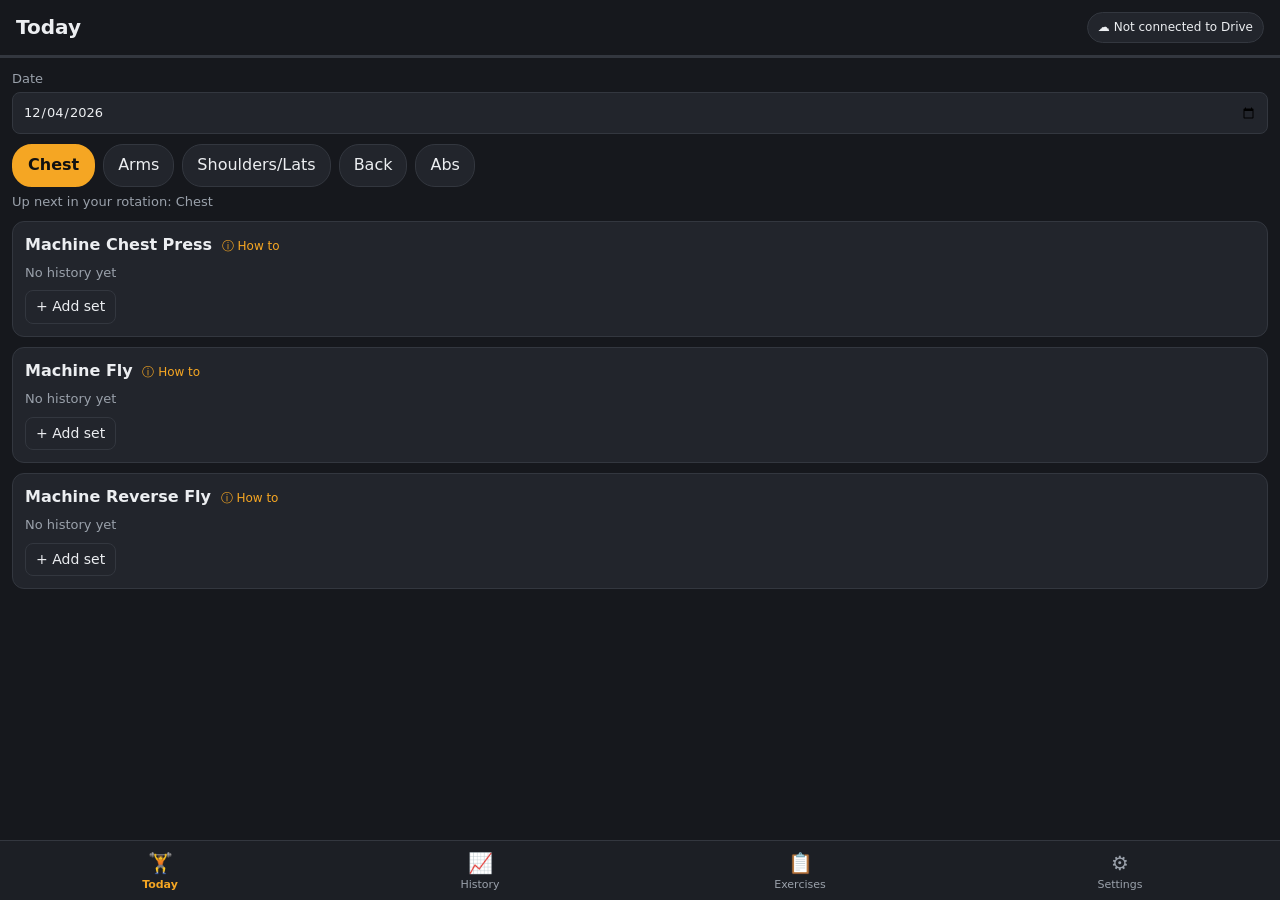
<file: index.html>
<!DOCTYPE html>
<html lang="en">
<head>
<meta charset="utf-8">
<meta name="viewport" content="width=device-width, initial-scale=1, viewport-fit=cover">
<meta name="theme-color" content="#16181d">
<title>Workout Tracker</title>
<link rel="manifest" href="manifest.json">
<link rel="icon" href="icon-192.png">
<link rel="apple-touch-icon" href="icon-192.png">
<link rel="stylesheet" href="style.css?v=7">
<script>try{var t=localStorage.getItem('wt-theme'),r=document.documentElement;if(t&&t!=='default')r.dataset.theme=t;if(t==='custom'){var v=JSON.parse(localStorage.getItem('wt-theme-vars')||'{}');for(var k in v)r.style.setProperty(k,v[k])}}catch(e){}</script>
</head>
<body>
<header>
  <h1 id="title">Today</h1>
  <span id="saved" class="saved"></span>
  <button id="sync-btn" class="sync" hidden></button>
</header>

<main>
  <!-- TODAY -->
  <section id="view-today" class="view">
    <div class="row">
      <label class="lbl">Date <input type="date" id="today-date"></label>
    </div>
    <div id="group-picker" class="chips"></div>
    <p id="group-hint" class="hint"></p>
    <div id="today-list"></div>
  </section>

  <!-- HISTORY -->
  <section id="view-history" class="view" hidden>
    <label class="lbl">Exercise
      <select id="hist-exercise"></select>
    </label>
    <div id="hist-summary" class="summary"></div>
    <div id="hist-list"></div>
  </section>

  <!-- EXERCISES -->
  <section id="view-exercises" class="view" hidden>
    <form id="add-ex" class="card">
      <h3>Add exercise</h3>
      <input id="add-name" placeholder="Exercise name" required>
      <select id="add-group"></select>
      <input id="add-newgroup" placeholder="New group name" hidden>
      <button type="submit" class="primary">Add</button>
    </form>
    <div id="ex-list"></div>
  </section>

  <!-- BACKUP -->
  <section id="view-backup" class="view" hidden>
    <div class="card">
      <h3>Color theme</h3>
      <p class="hint">Tap one to switch.</p>
      <div id="themes" class="themes"></div>
      <div id="custom-editor" hidden>
        <div id="custom-fields" class="picks"></div>
        <p class="hint">Changes show up as you pick. Start over from:
          <button class="small" data-start="default">Gym Rat</button>
          <button class="small" data-start="gundam">Gundam</button></p>
      </div>
    </div>
    <div class="card">
      <h3>Backup to Excel</h3>
      <p class="hint">Downloads WorkoutTracker.xlsx in the same layout as the file in your Drive "Workouts" folder. Until auto-sync is set up, save it there now and then.</p>
      <button id="btn-export" class="primary">Export WorkoutTracker.xlsx</button>
    </div>
    <div class="card">
      <h3>Restore from Excel</h3>
      <p class="hint">Loads a WorkoutTracker.xlsx and <b>replaces</b> what's on this phone.</p>
      <input type="file" id="file-import" accept=".xlsx">
    </div>
    <div class="card">
      <h3>Google Drive auto-sync</h3>
      <p class="hint">Keeps <b>Workouts/WorkoutTracker.xlsx</b> in your Drive up to date after every change. Status: <b id="drive-status"></b></p>
      <p id="drive-notset" class="hint">Needs a Google Client ID in sync.js first.</p>
      <button id="btn-connect" class="primary">Connect Google Drive</button>
      <button id="btn-syncnow">Sync now</button>
      <button id="btn-pull">Restore from Drive (replace phone data)</button>
      <button id="btn-disconnect" class="danger">Disconnect</button>
    </div>
    <p id="stats" class="hint"></p>
  </section>
</main>

<nav>
  <button data-view="today" class="active">🏋️<span>Today</span></button>
  <button data-view="history">📈<span>History</span></button>
  <button data-view="exercises">📋<span>Exercises</span></button>
  <button data-view="backup">⚙️<span>Settings</span></button>
</nav>

<script src="xlsx.full.min.js?v=7"></script>
<script src="sync.js?v=7"></script>
<script src="app.js?v=7"></script>
</body>
</html>
</file>
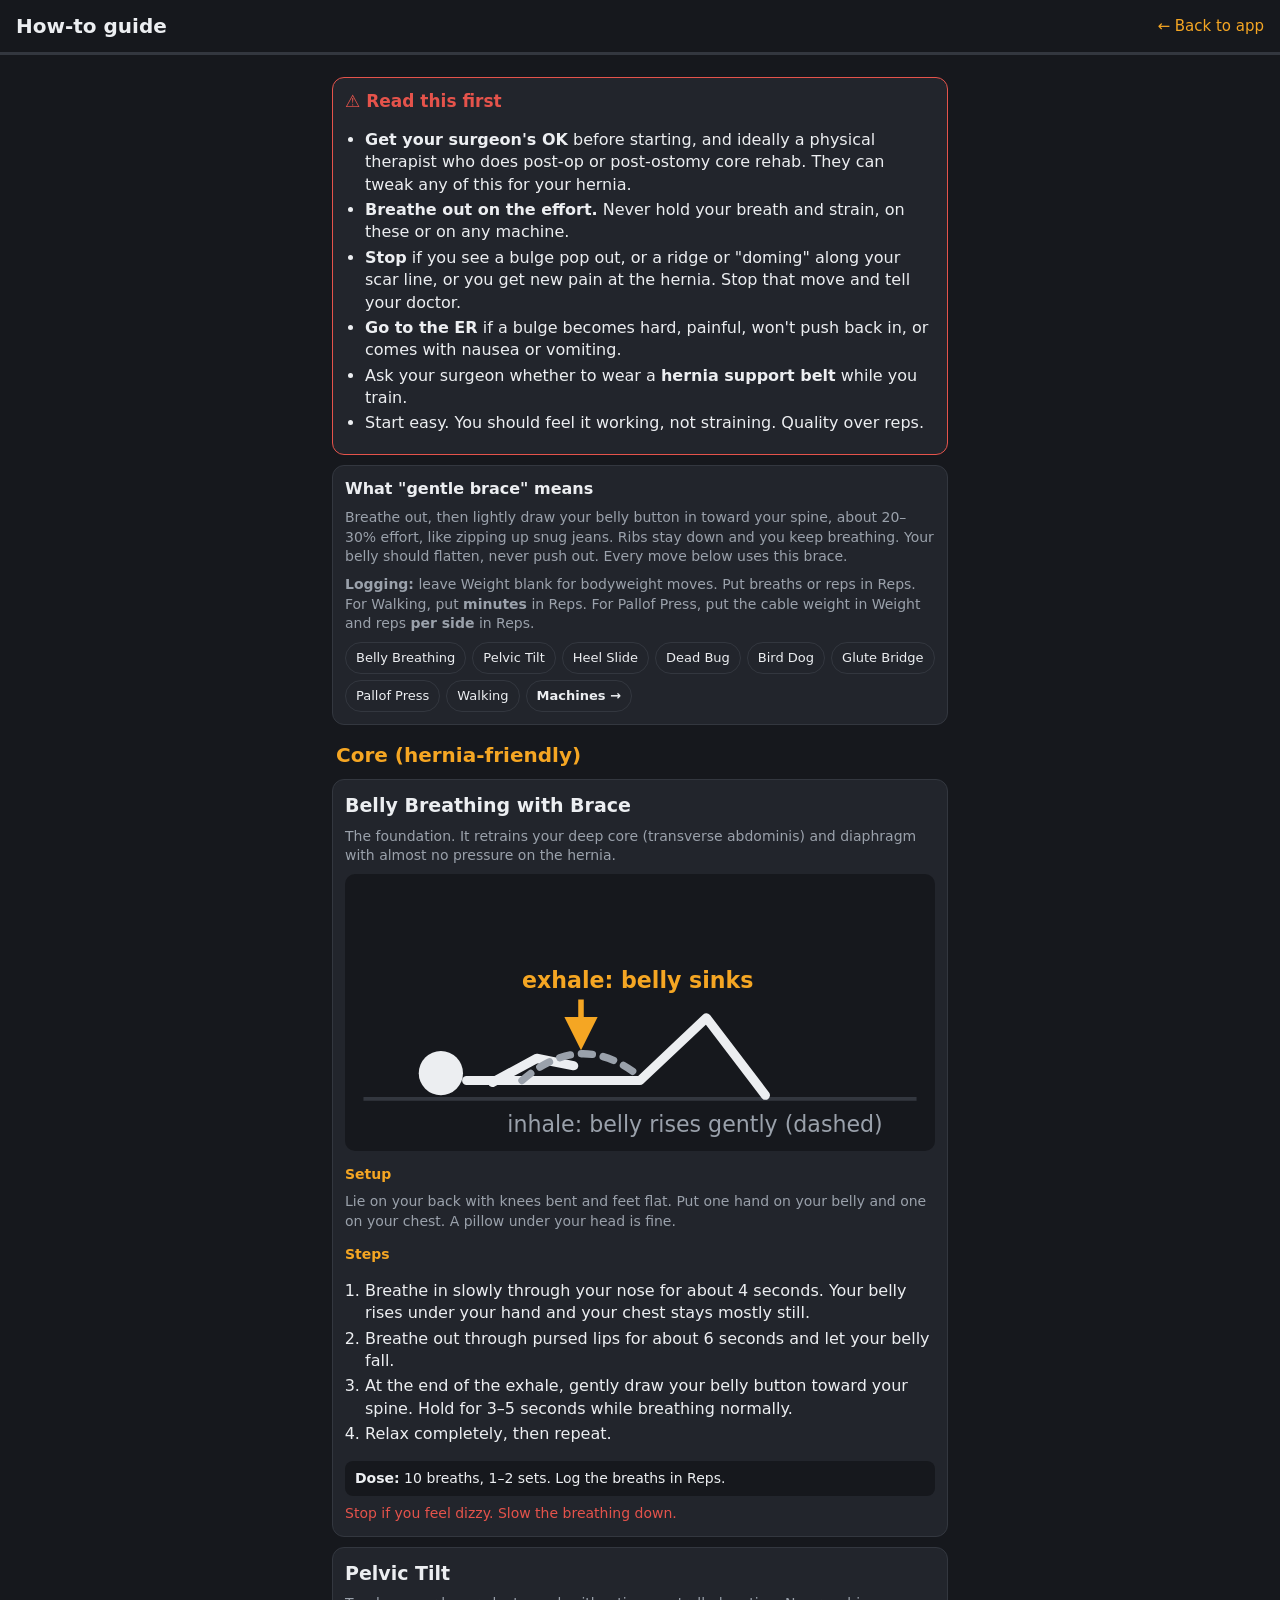
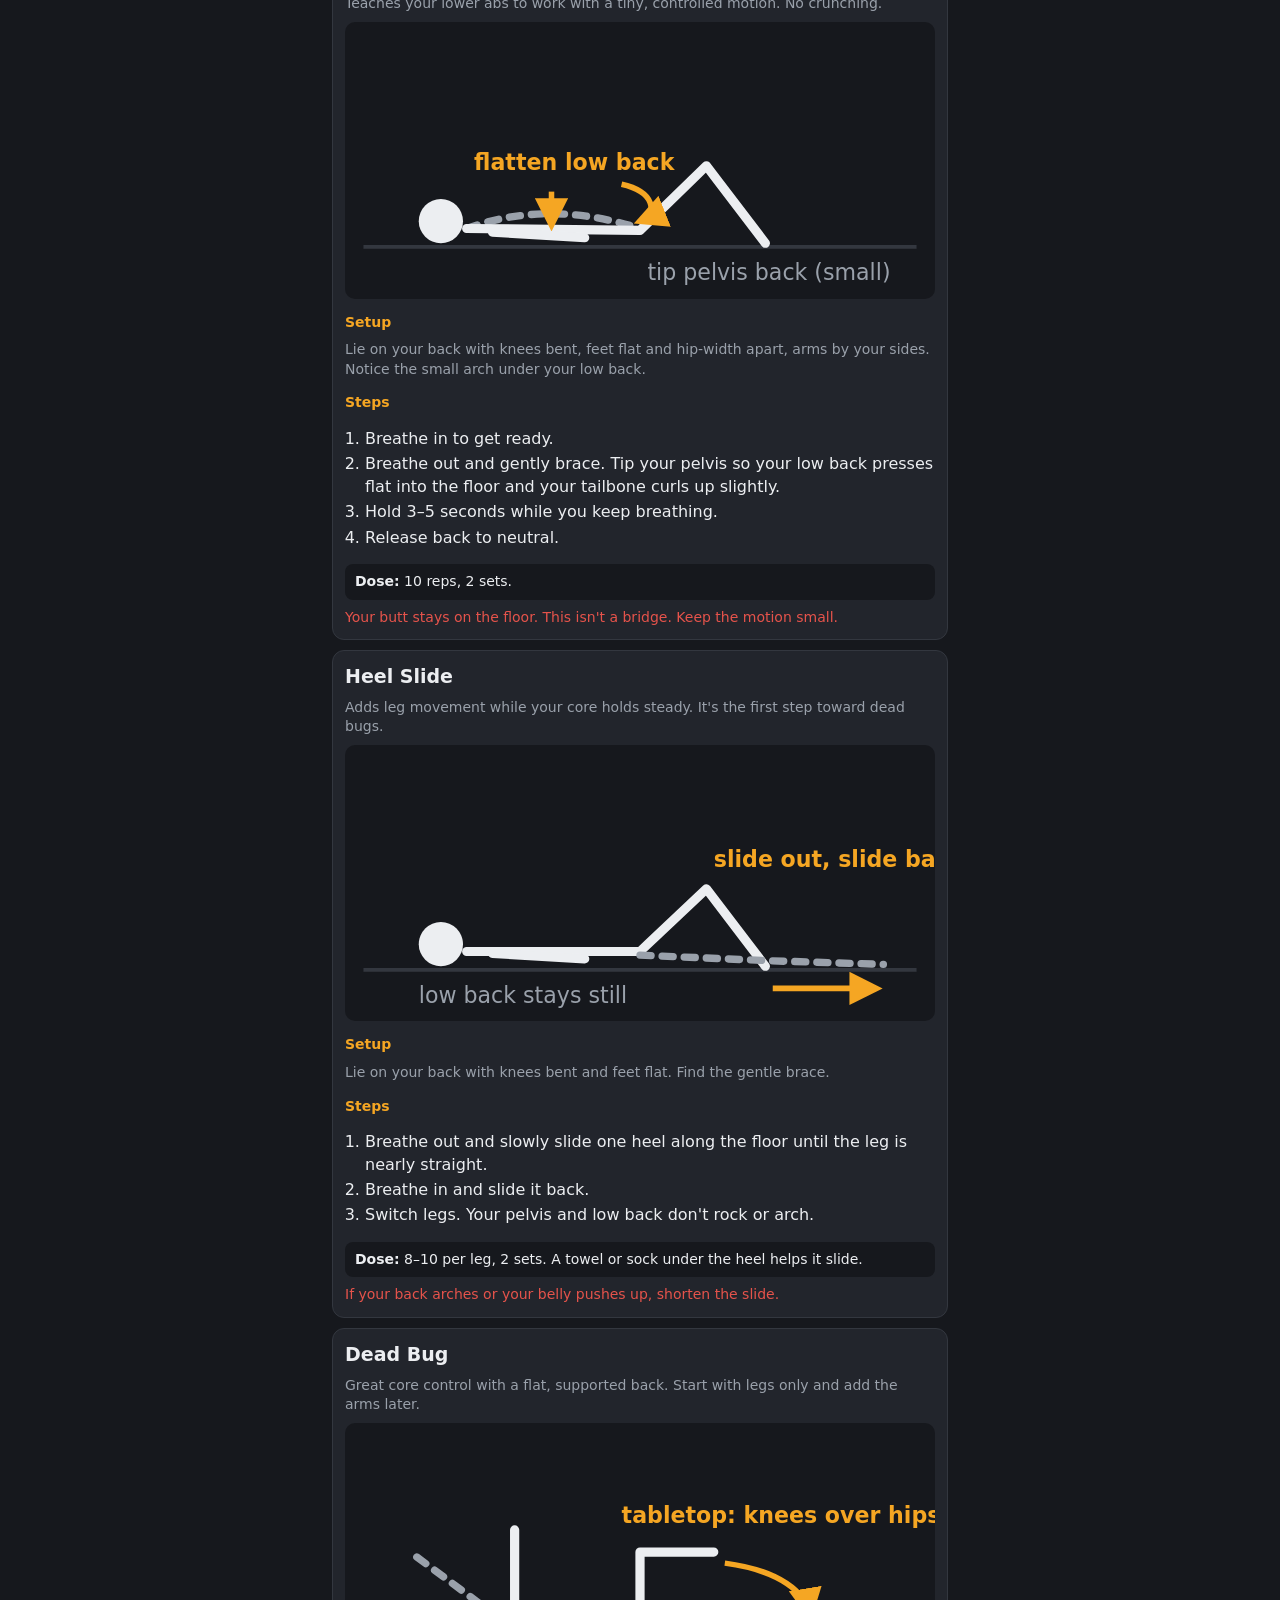
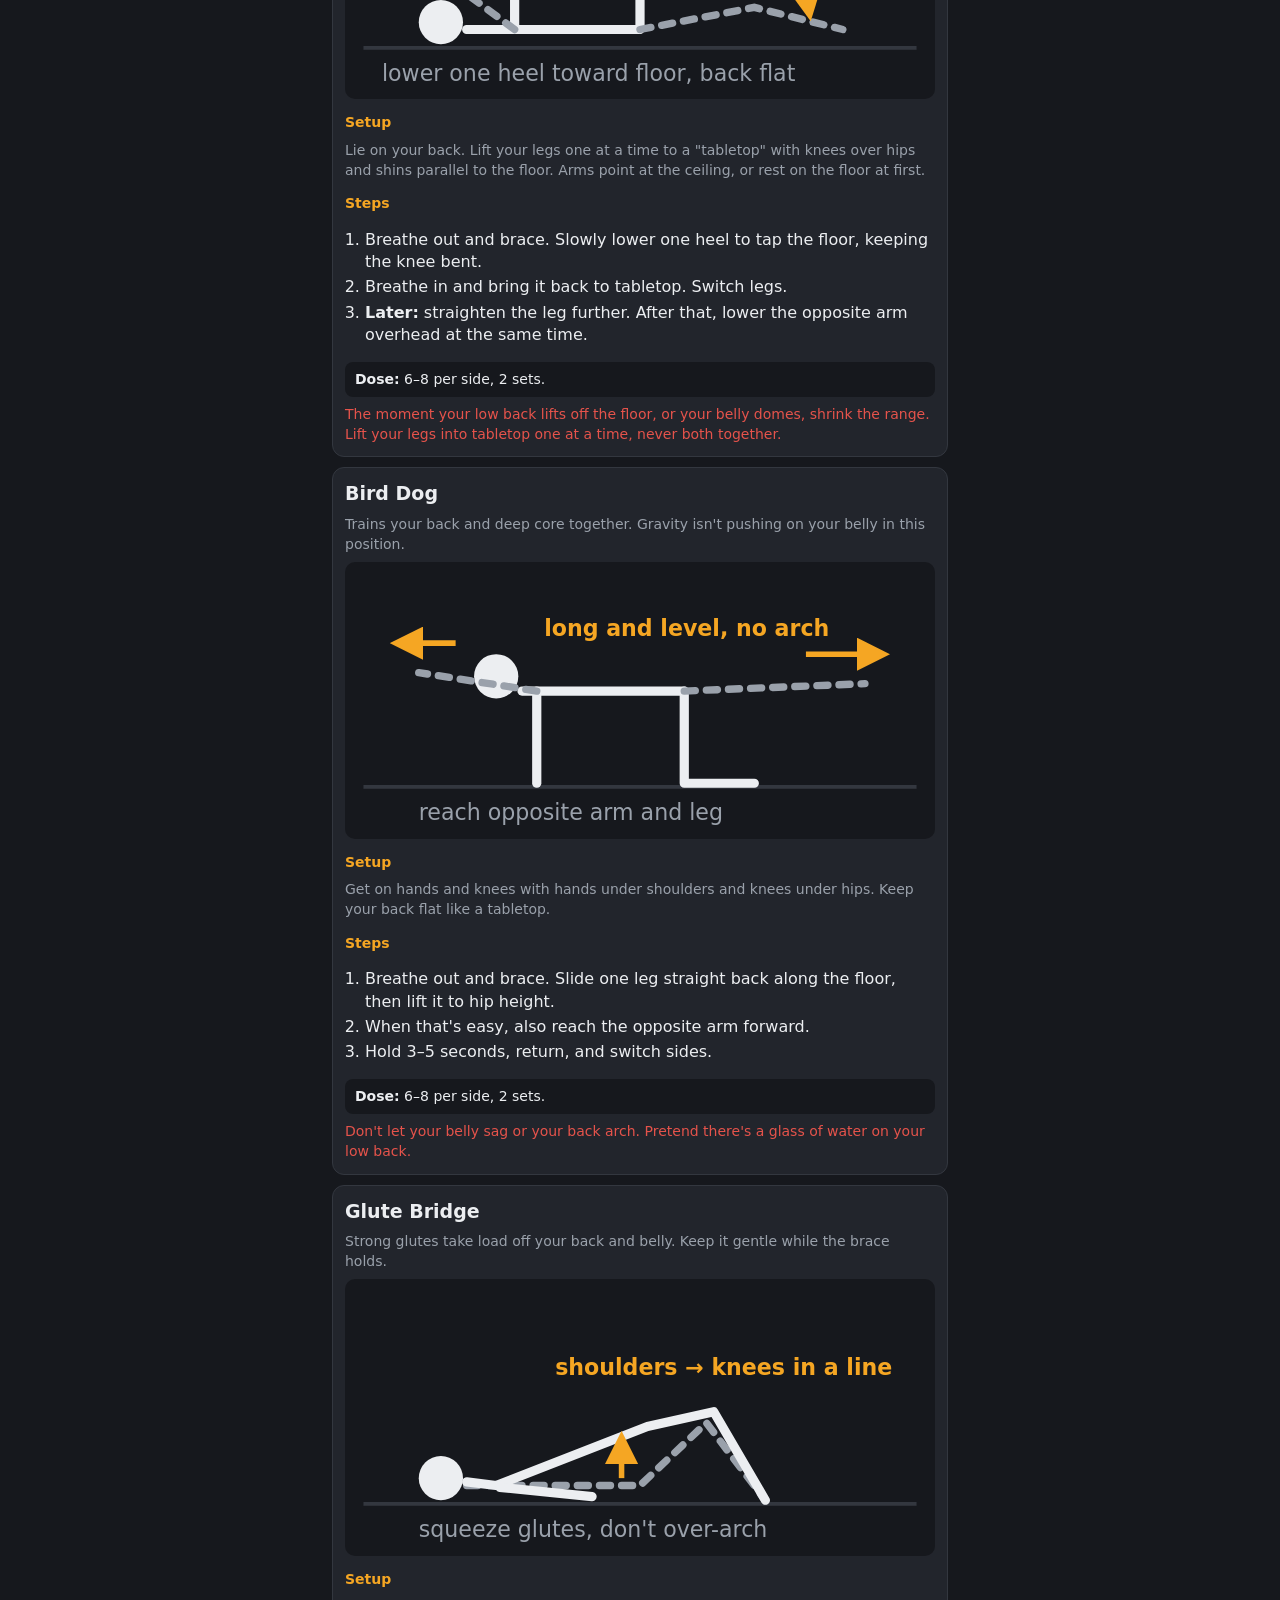
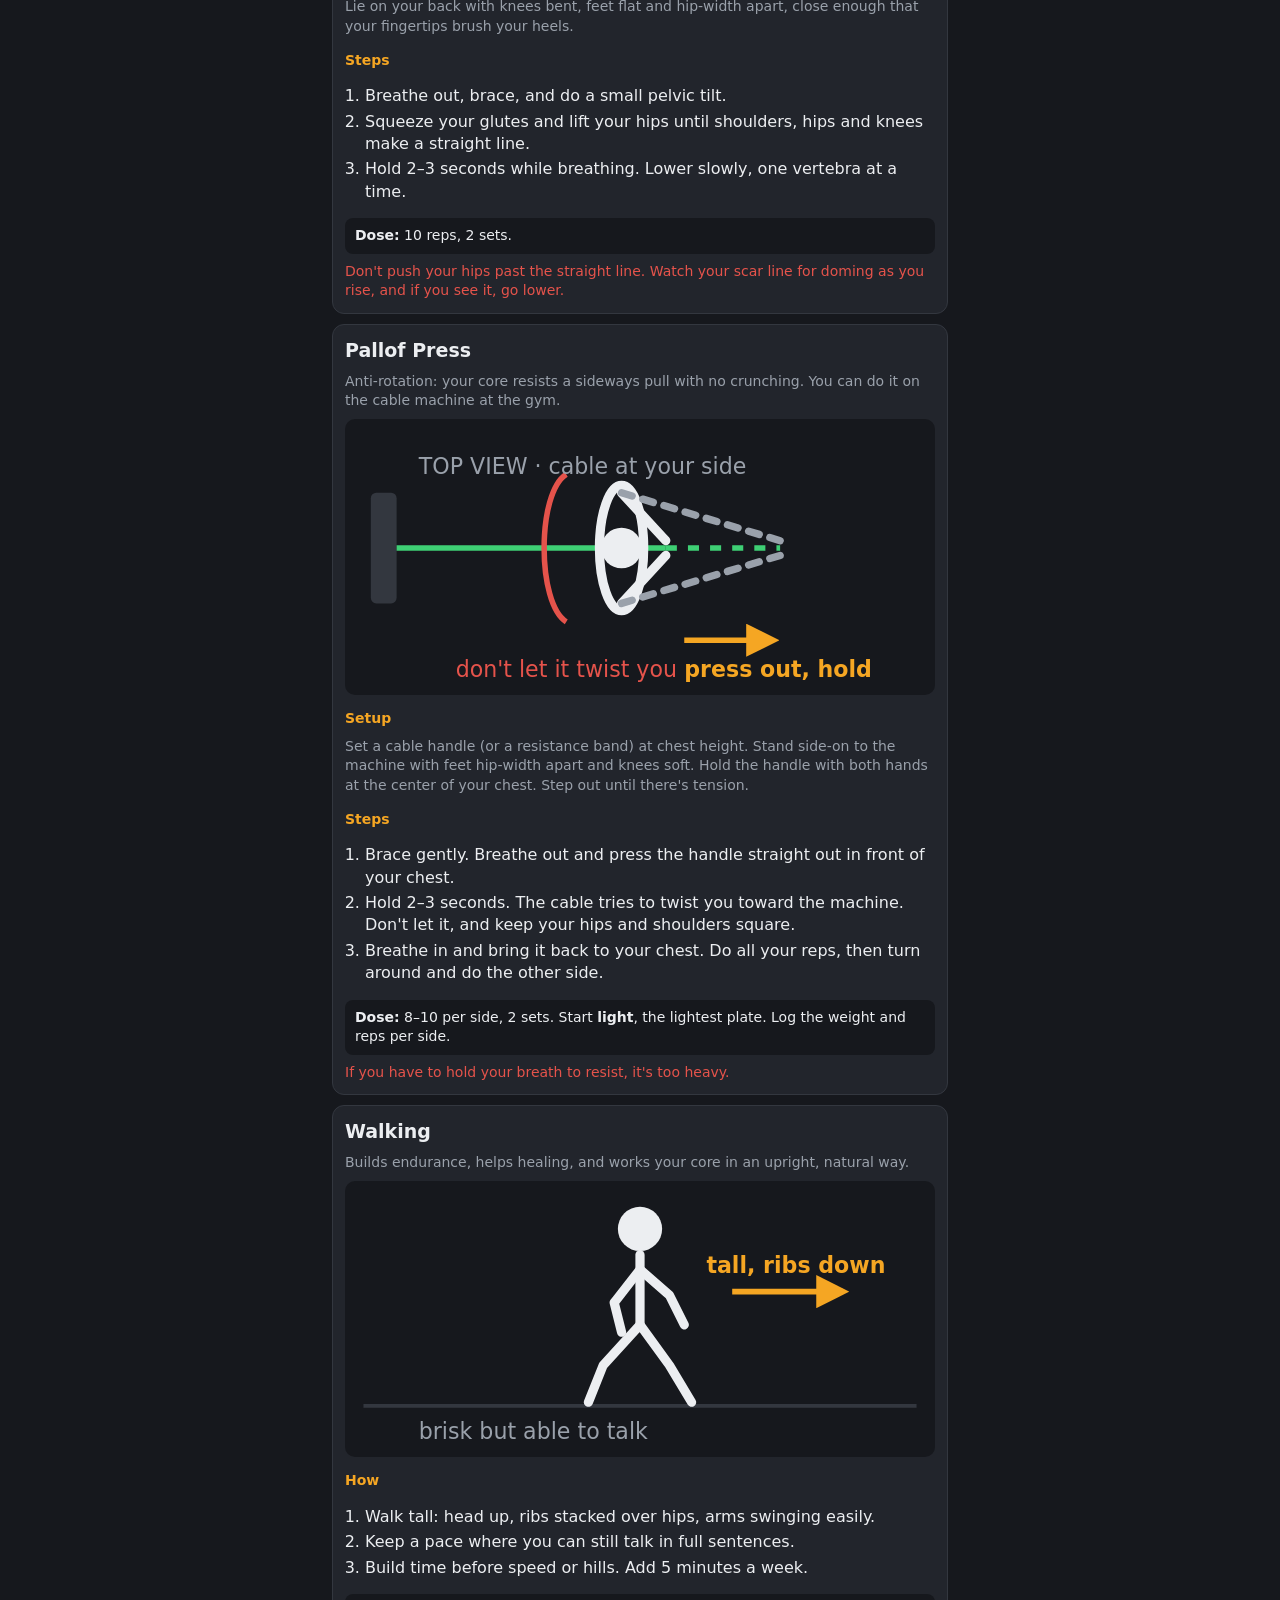
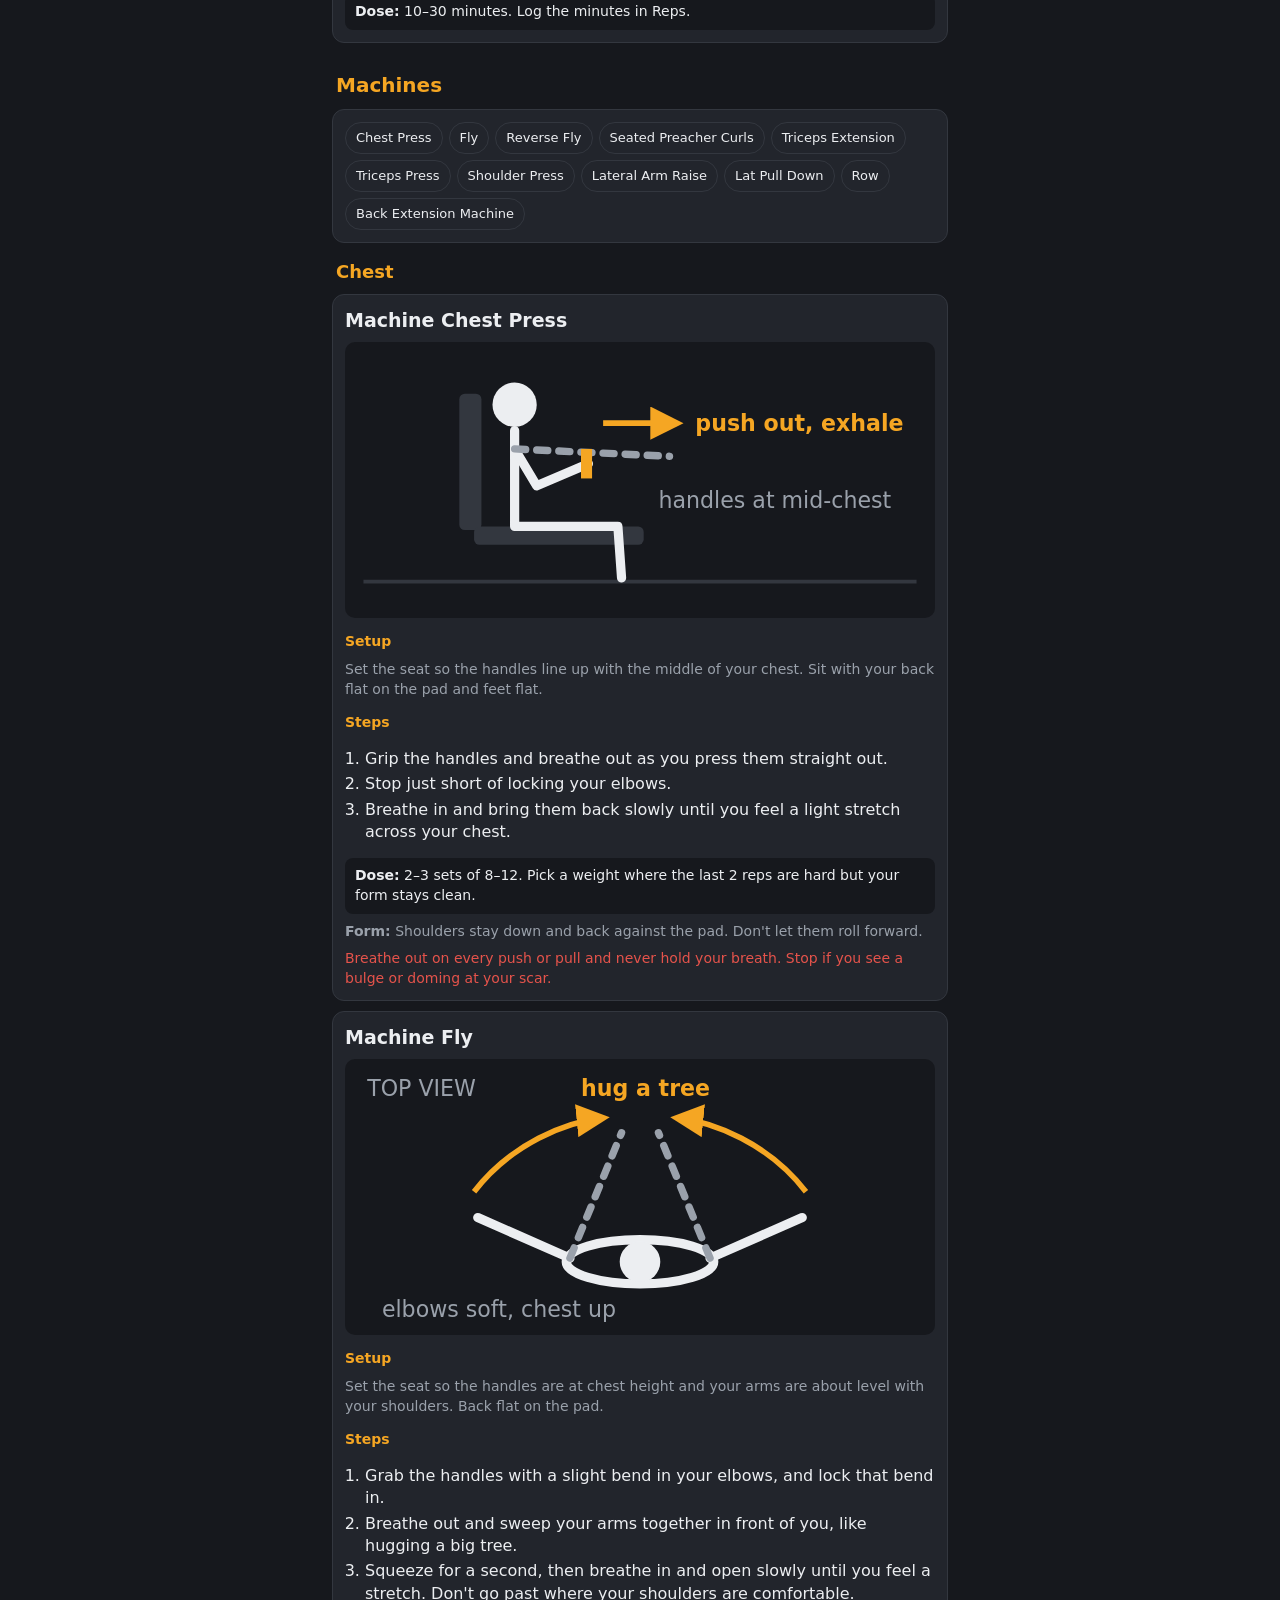
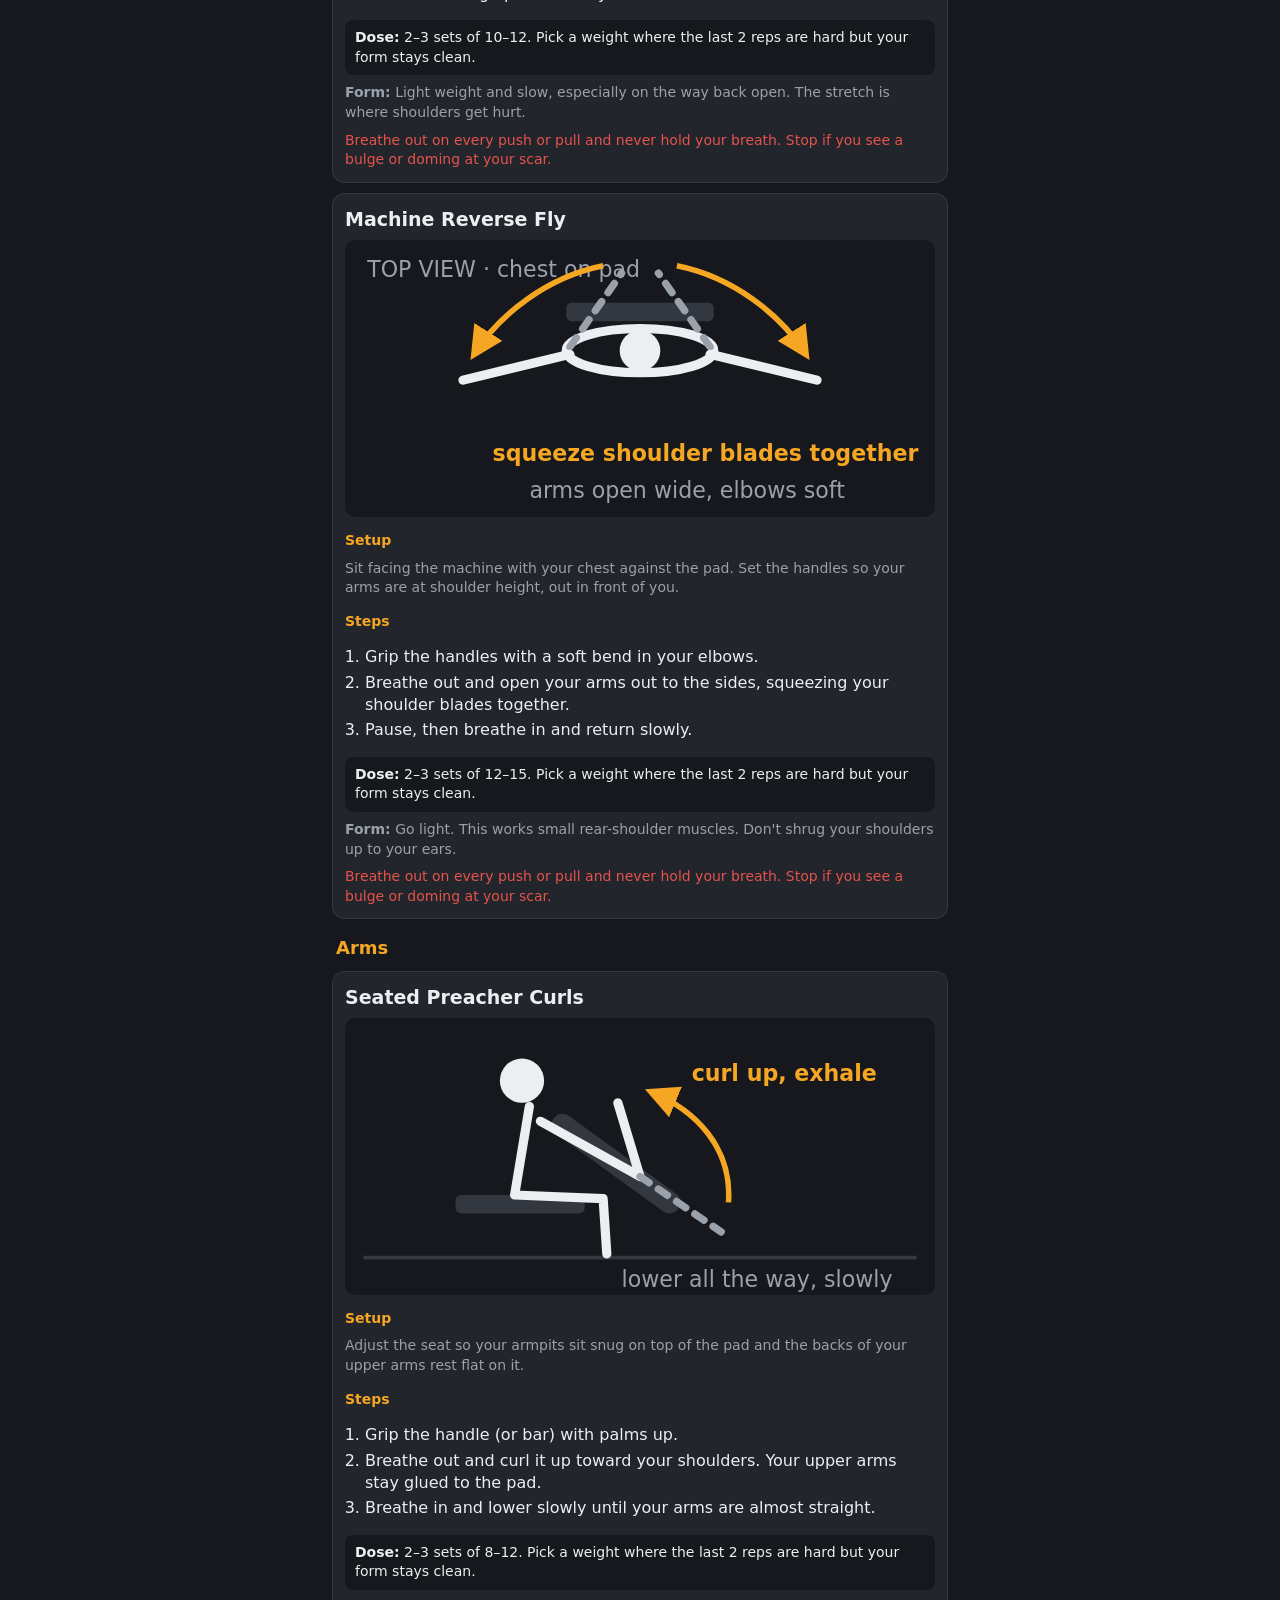
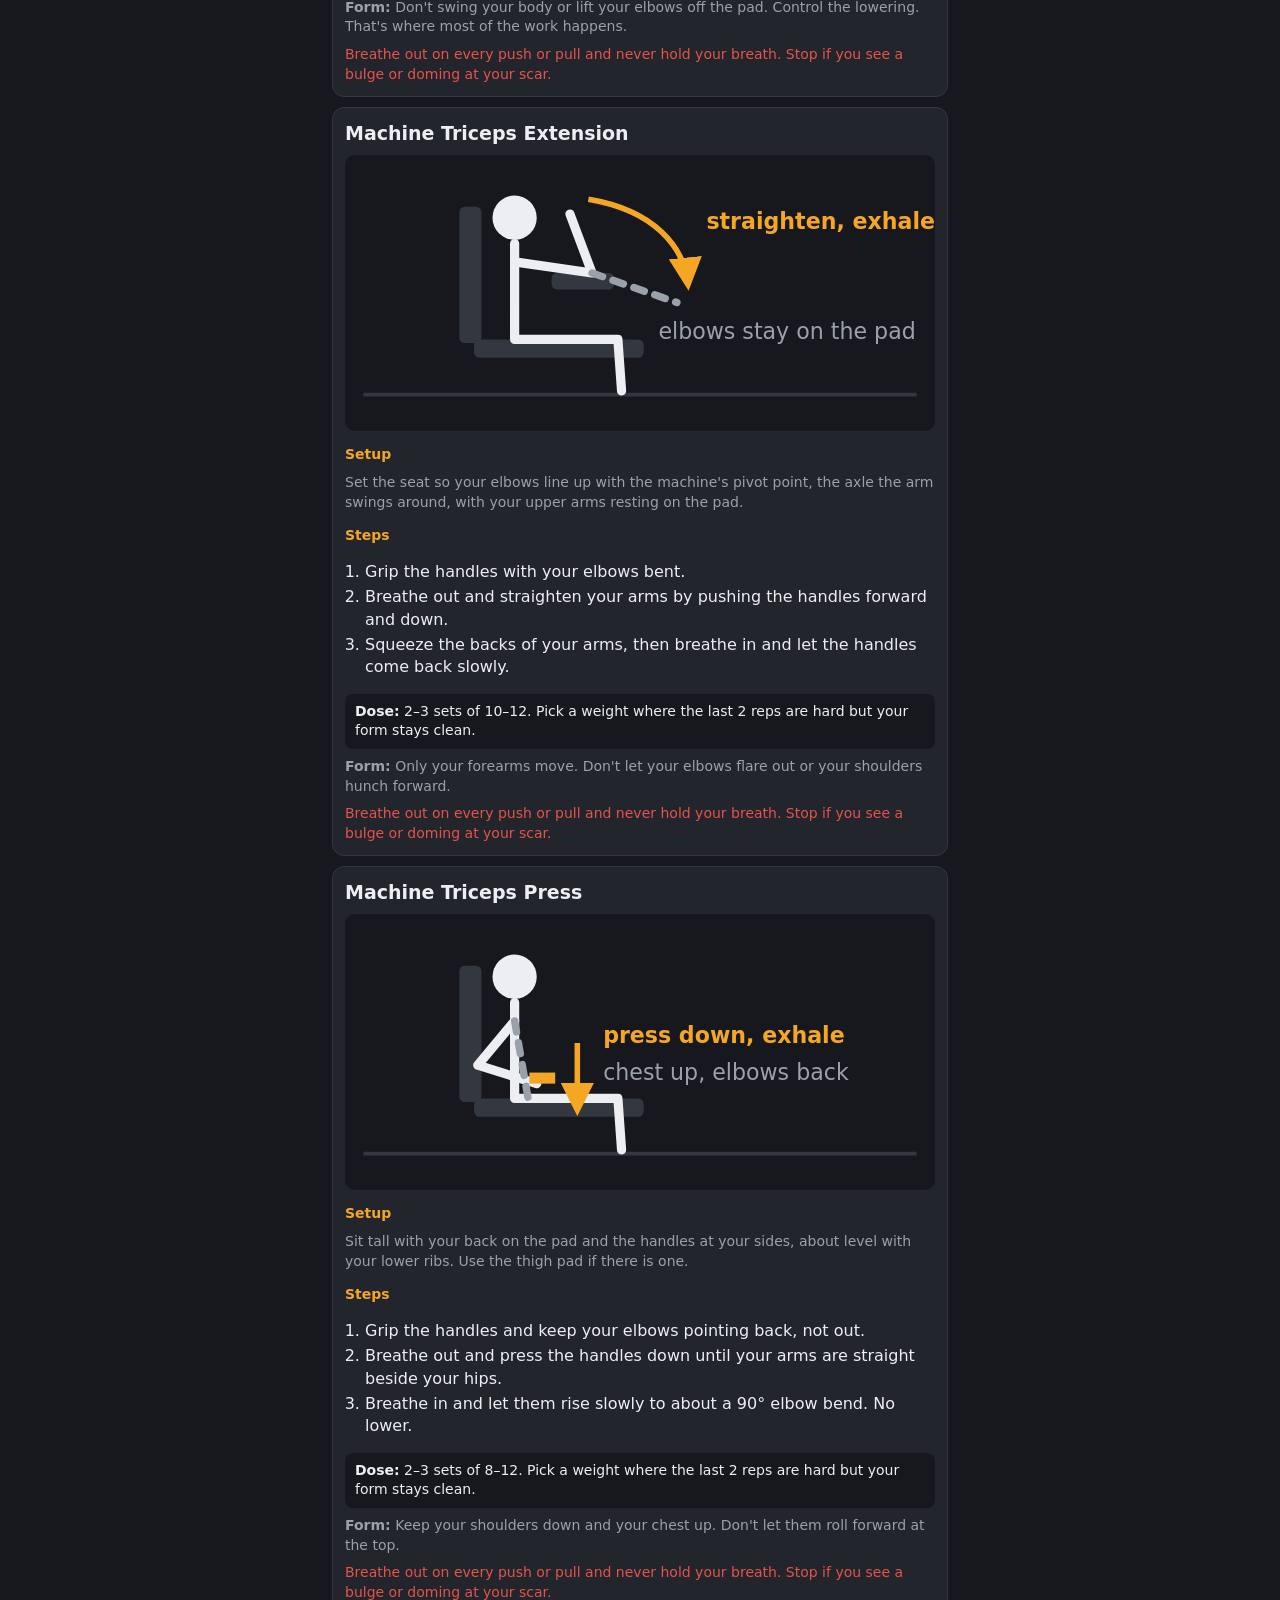
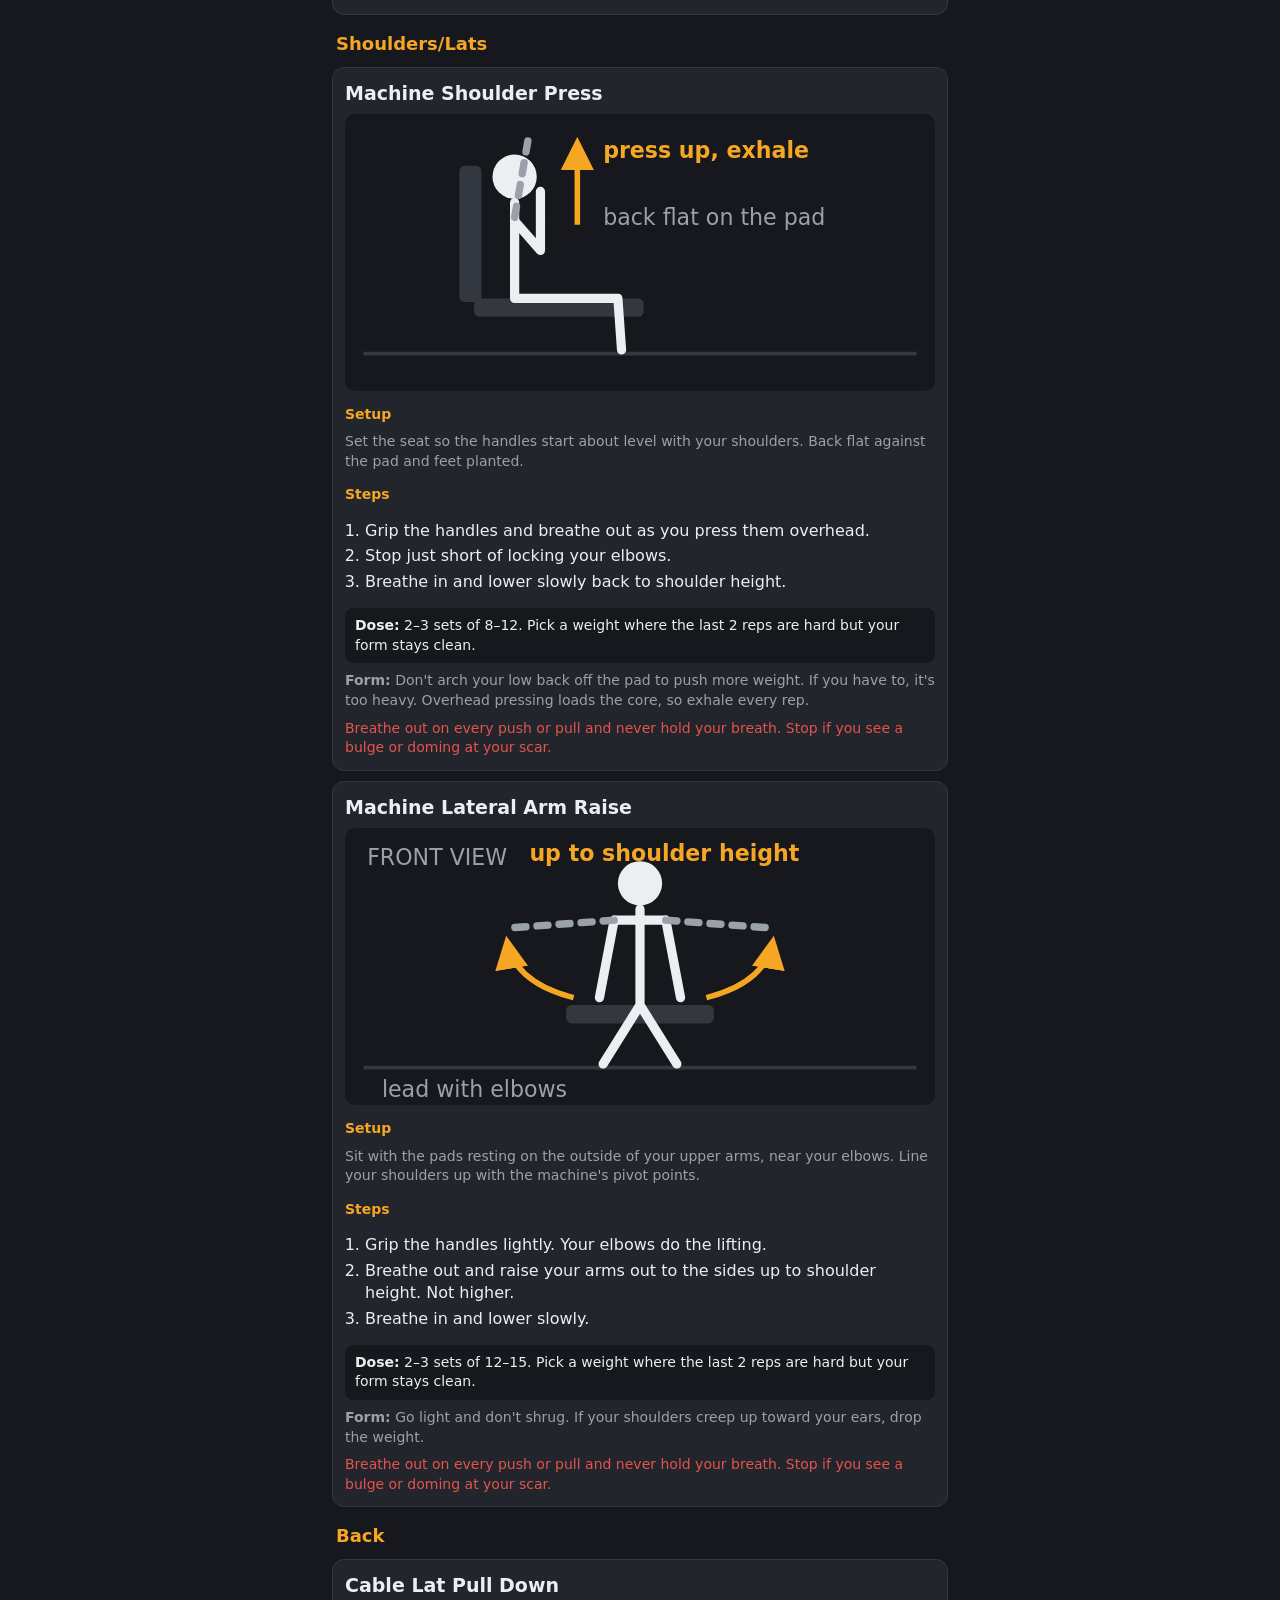
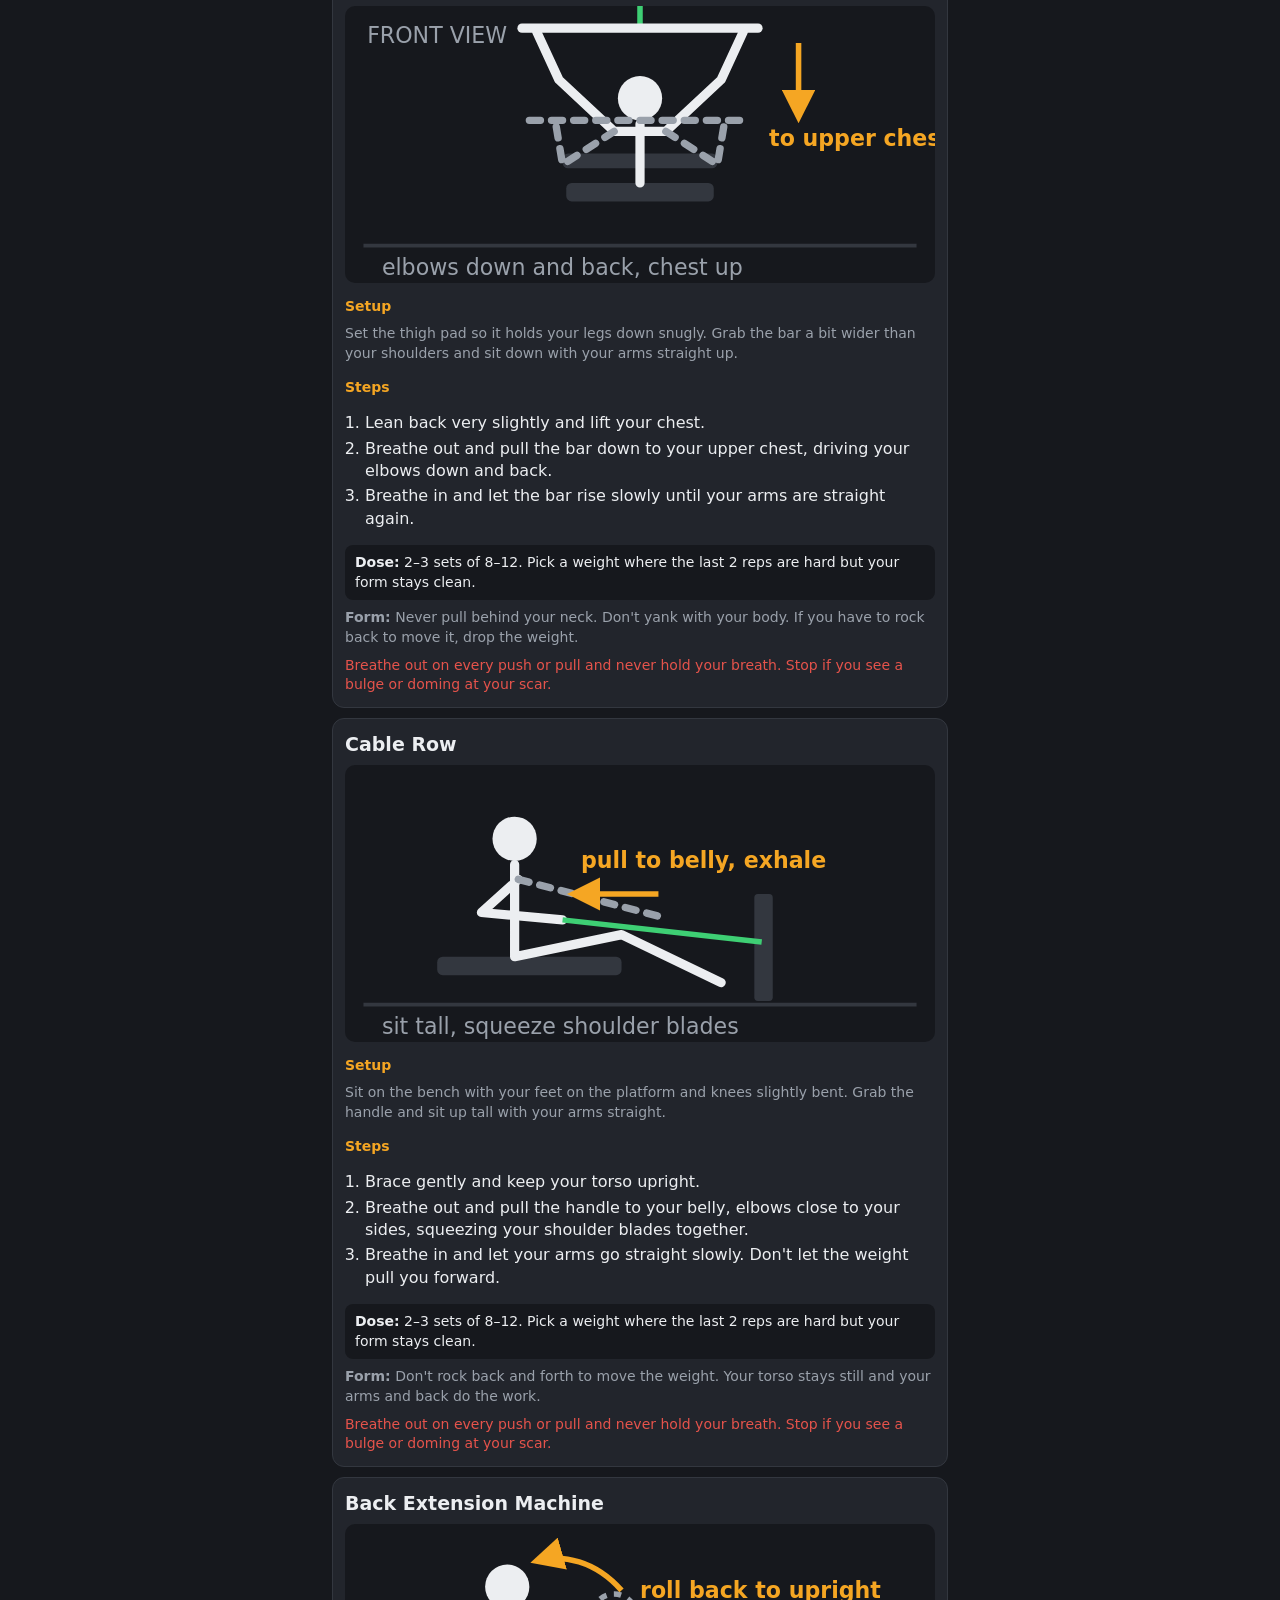
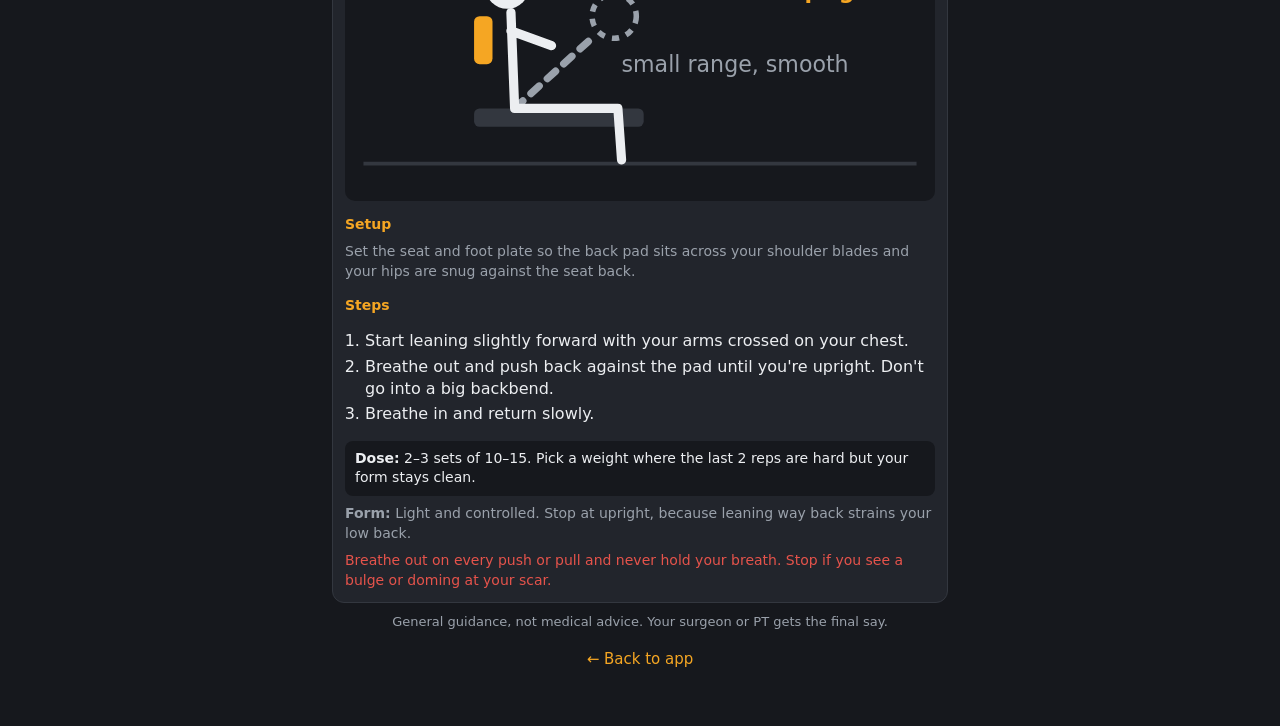
<file: guide.html>
<!DOCTYPE html>
<html lang="en">
<head>
<meta charset="utf-8">
<meta name="viewport" content="width=device-width, initial-scale=1">
<meta name="theme-color" content="#16181d">
<title>Exercise Guide · Workout Tracker</title>
<link rel="stylesheet" href="style.css?v=7">
<script>try{var t=localStorage.getItem('wt-theme'),r=document.documentElement;if(t&&t!=='default')r.dataset.theme=t;if(t==='custom'){var v=JSON.parse(localStorage.getItem('wt-theme-vars')||'{}');for(var k in v)r.style.setProperty(k,v[k])}}catch(e){}</script>
<style>
  main{max-width:640px;margin:0 auto;padding-bottom:40px}
  .back{color:var(--acc);text-decoration:none;font-size:15px}
  .warn{border-color:var(--bad)}
  .warn h2{color:var(--bad);margin:0;font-size:17px}
  .warn ul,.ex ol,.ex ul{margin:4px 0;padding-left:20px}
  .warn li,.ex li{margin:3px 0}
  .toc{display:flex;flex-wrap:wrap;gap:6px}
  .toc a{font-size:13px;padding:6px 10px;border:1px solid var(--line);border-radius:16px;color:var(--txt);text-decoration:none;background:var(--card)}
  .ex{scroll-margin-top:70px}
  .ex h2{margin:0;font-size:19px}
  .why{color:var(--dim);font-size:14px;margin:0}
  .ex h4{margin:6px 0 0;font-size:14px;color:var(--next)}
  .dose{background:var(--bg);border-radius:8px;padding:8px 10px;font-size:14px}
  svg.fig{width:100%;height:auto;background:var(--bg);border-radius:10px;color:var(--txt)}
  .fig .floor{stroke:var(--line);stroke-width:2}
  .fig .body{stroke:currentColor;stroke-width:5;stroke-linecap:round;stroke-linejoin:round;fill:none}
  .fig .head{fill:currentColor}
  .fig .ghost{stroke:var(--dim);stroke-width:4;stroke-dasharray:6 6;stroke-linecap:round;fill:none}
  .fig .ghosthead{fill:none;stroke:var(--dim);stroke-width:3;stroke-dasharray:4 4}
  .fig .move{stroke:var(--acc);stroke-width:3;fill:none;marker-end:url(#arrow)}
  .fig .band{stroke:var(--ok);stroke-width:3;fill:none}
  .fig text{fill:var(--dim);font:12px system-ui,sans-serif}
  .fig text.hl{fill:var(--acc);font-weight:600}
  .stop{color:var(--bad);font-size:14px;margin:0}
</style>
</head>
<body>
<header><h1>How-to guide</h1><a class="back" href="./">← Back to app</a></header>
<main>

<!-- shared arrowhead -->
<svg width="0" height="0" style="position:absolute"><defs>
  <marker id="arrow" viewBox="0 0 10 10" refX="8" refY="5" markerWidth="6" markerHeight="6" orient="auto-start-reverse">
    <path d="M0,0 L10,5 L0,10 z" fill="var(--acc)"/></marker></defs></svg>

<div class="card warn">
  <h2>⚠️ Read this first</h2>
  <ul>
    <li><b>Get your surgeon's OK</b> before starting, and ideally a physical therapist who does post-op or post-ostomy core rehab. They can tweak any of this for your hernia.</li>
    <li><b>Breathe out on the effort.</b> Never hold your breath and strain, on these or on any machine.</li>
    <li><b>Stop</b> if you see a bulge pop out, or a ridge or "doming" along your scar line, or you get new pain at the hernia. Stop that move and tell your doctor.</li>
    <li><b>Go to the ER</b> if a bulge becomes hard, painful, won't push back in, or comes with nausea or vomiting.</li>
    <li>Ask your surgeon whether to wear a <b>hernia support belt</b> while you train.</li>
    <li>Start easy. You should feel it working, not straining. Quality over reps.</li>
  </ul>
</div>

<div class="card">
  <b>What "gentle brace" means</b>
  <p class="why">Breathe out, then lightly draw your belly button in toward your spine, about 20–30% effort, like zipping up snug jeans. Ribs stay down and you keep breathing. Your belly should flatten, never push out. Every move below uses this brace.</p>
  <p class="why"><b>Logging:</b> leave Weight blank for bodyweight moves. Put breaths or reps in Reps. For Walking, put <b>minutes</b> in Reps. For Pallof Press, put the cable weight in Weight and reps <b>per side</b> in Reps.</p>
  <div class="toc">
    <a href="#belly-breathing-with-brace">Belly Breathing</a><a href="#pelvic-tilt">Pelvic Tilt</a><a href="#heel-slide">Heel Slide</a>
    <a href="#dead-bug">Dead Bug</a><a href="#bird-dog">Bird Dog</a><a href="#glute-bridge">Glute Bridge</a>
    <a href="#pallof-press">Pallof Press</a><a href="#walking">Walking</a><a href="#machines"><b>Machines →</b></a>
  </div>
</div>

<h2 id="core" class="grp-title" style="font-size:20px">Core (hernia-friendly)</h2>
<!-- 1 -->
<section class="card ex" id="belly-breathing-with-brace">
  <h2>Belly Breathing with Brace</h2>
  <p class="why">The foundation. It retrains your deep core (transverse abdominis) and diaphragm with almost no pressure on the hernia.</p>
  <svg class="fig" viewBox="0 0 320 150" role="img" aria-label="Lying on back with knees bent, one hand on belly">
    <line class="floor" x1="10" y1="122" x2="310" y2="122"/>
    <circle class="head" cx="52" cy="108" r="12"/>
    <path class="body" d="M66 112 L160 112 L196 78 L228 120"/>
    <path class="body" d="M80 113 L104 100 L124 104"/>
    <path class="ghost" d="M96 112 Q128 84 160 110"/>
    <path class="move" d="M128 68 L128 92"/>
    <text x="96" y="62" class="hl">exhale: belly sinks</text>
    <text x="88" y="140">inhale: belly rises gently (dashed)</text>
  </svg>
  <h4>Setup</h4>
  <p class="why">Lie on your back with knees bent and feet flat. Put one hand on your belly and one on your chest. A pillow under your head is fine.</p>
  <h4>Steps</h4>
  <ol>
    <li>Breathe in slowly through your nose for about 4 seconds. Your belly rises under your hand and your chest stays mostly still.</li>
    <li>Breathe out through pursed lips for about 6 seconds and let your belly fall.</li>
    <li>At the end of the exhale, gently draw your belly button toward your spine. Hold for 3–5 seconds while breathing normally.</li>
    <li>Relax completely, then repeat.</li>
  </ol>
  <div class="dose"><b>Dose:</b> 10 breaths, 1–2 sets. Log the breaths in Reps.</div>
  <p class="stop">Stop if you feel dizzy. Slow the breathing down.</p>
</section>

<!-- 2 -->
<section class="card ex" id="pelvic-tilt">
  <h2>Pelvic Tilt</h2>
  <p class="why">Teaches your lower abs to work with a tiny, controlled motion. No crunching.</p>
  <svg class="fig" viewBox="0 0 320 150" role="img" aria-label="Lying on back, low back flattening into the floor">
    <line class="floor" x1="10" y1="122" x2="310" y2="122"/>
    <circle class="head" cx="52" cy="108" r="12"/>
    <path class="ghost" d="M66 112 Q110 96 160 112"/>
    <path class="body" d="M66 112 L160 113 L196 78 L228 120"/>
    <path class="body" d="M80 114 L130 117"/>
    <path class="move" d="M150 88 C 168 92, 170 104, 160 108"/>
    <path class="move" d="M112 92 L112 110"/>
    <text x="70" y="80" class="hl">flatten low back</text>
    <text x="164" y="140">tip pelvis back (small)</text>
  </svg>
  <h4>Setup</h4><p class="why">Lie on your back with knees bent, feet flat and hip-width apart, arms by your sides. Notice the small arch under your low back.</p>
  <h4>Steps</h4>
  <ol>
    <li>Breathe in to get ready.</li>
    <li>Breathe out and gently brace. Tip your pelvis so your low back presses flat into the floor and your tailbone curls up slightly.</li>
    <li>Hold 3–5 seconds while you keep breathing.</li>
    <li>Release back to neutral.</li>
  </ol>
  <div class="dose"><b>Dose:</b> 10 reps, 2 sets.</div>
  <p class="stop">Your butt stays on the floor. This isn't a bridge. Keep the motion small.</p>
</section>

<!-- 3 -->
<section class="card ex" id="heel-slide">
  <h2>Heel Slide</h2>
  <p class="why">Adds leg movement while your core holds steady. It's the first step toward dead bugs.</p>
  <svg class="fig" viewBox="0 0 320 150" role="img" aria-label="Lying on back sliding one heel out along the floor">
    <line class="floor" x1="10" y1="122" x2="310" y2="122"/>
    <circle class="head" cx="52" cy="108" r="12"/>
    <path class="body" d="M66 112 L160 112 L196 78 L228 120"/>
    <path class="ghost" d="M160 114 L230 117 L292 119"/>
    <path class="body" d="M80 113 L130 116"/>
    <path class="move" d="M232 132 L288 132"/>
    <text x="200" y="66" class="hl">slide out, slide back</text>
    <text x="40" y="140">low back stays still</text>
  </svg>
  <h4>Setup</h4><p class="why">Lie on your back with knees bent and feet flat. Find the gentle brace.</p>
  <h4>Steps</h4>
  <ol>
    <li>Breathe out and slowly slide one heel along the floor until the leg is nearly straight.</li>
    <li>Breathe in and slide it back.</li>
    <li>Switch legs. Your pelvis and low back don't rock or arch.</li>
  </ol>
  <div class="dose"><b>Dose:</b> 8–10 per leg, 2 sets. A towel or sock under the heel helps it slide.</div>
  <p class="stop">If your back arches or your belly pushes up, shorten the slide.</p>
</section>

<!-- 4 -->
<section class="card ex" id="dead-bug">
  <h2>Dead Bug</h2>
  <p class="why">Great core control with a flat, supported back. Start with legs only and add the arms later.</p>
  <svg class="fig" viewBox="0 0 320 150" role="img" aria-label="Lying on back with knees up, one leg lowering">
    <line class="floor" x1="10" y1="122" x2="310" y2="122"/>
    <circle class="head" cx="52" cy="108" r="12"/>
    <path class="body" d="M66 112 L160 112 L160 70 L200 70"/>
    <path class="body" d="M92 112 L92 58"/>
    <path class="ghost" d="M160 112 L222 100 L270 112"/>
    <path class="ghost" d="M92 112 L38 72"/>
    <path class="move" d="M206 76 C 236 80, 250 92, 252 104"/>
    <text x="150" y="54" class="hl">tabletop: knees over hips</text>
    <text x="20" y="140">lower one heel toward floor, back flat</text>
  </svg>
  <h4>Setup</h4><p class="why">Lie on your back. Lift your legs one at a time to a "tabletop" with knees over hips and shins parallel to the floor. Arms point at the ceiling, or rest on the floor at first.</p>
  <h4>Steps</h4>
  <ol>
    <li>Breathe out and brace. Slowly lower one heel to tap the floor, keeping the knee bent.</li>
    <li>Breathe in and bring it back to tabletop. Switch legs.</li>
    <li><b>Later:</b> straighten the leg further. After that, lower the opposite arm overhead at the same time.</li>
  </ol>
  <div class="dose"><b>Dose:</b> 6–8 per side, 2 sets.</div>
  <p class="stop">The moment your low back lifts off the floor, or your belly domes, shrink the range. Lift your legs into tabletop one at a time, never both together.</p>
</section>

<!-- 5 -->
<section class="card ex" id="bird-dog">
  <h2>Bird Dog</h2>
  <p class="why">Trains your back and deep core together. Gravity isn't pushing on your belly in this position.</p>
  <svg class="fig" viewBox="0 0 320 150" role="img" aria-label="On hands and knees reaching one arm forward and opposite leg back">
    <line class="floor" x1="10" y1="122" x2="310" y2="122"/>
    <circle class="head" cx="82" cy="62" r="12"/>
    <path class="body" d="M96 70 L184 70"/>
    <path class="body" d="M104 70 L104 120"/>
    <path class="body" d="M184 70 L184 120 L222 120"/>
    <path class="ghost" d="M104 70 L40 60"/>
    <path class="ghost" d="M184 70 L282 66"/>
    <path class="move" d="M60 44 L28 44"/>
    <path class="move" d="M250 50 L292 50"/>
    <text x="108" y="40" class="hl">long and level, no arch</text>
    <text x="40" y="140">reach opposite arm and leg</text>
  </svg>
  <h4>Setup</h4><p class="why">Get on hands and knees with hands under shoulders and knees under hips. Keep your back flat like a tabletop.</p>
  <h4>Steps</h4>
  <ol>
    <li>Breathe out and brace. Slide one leg straight back along the floor, then lift it to hip height.</li>
    <li>When that's easy, also reach the opposite arm forward.</li>
    <li>Hold 3–5 seconds, return, and switch sides.</li>
  </ol>
  <div class="dose"><b>Dose:</b> 6–8 per side, 2 sets.</div>
  <p class="stop">Don't let your belly sag or your back arch. Pretend there's a glass of water on your low back.</p>
</section>

<!-- 6 -->
<section class="card ex" id="glute-bridge">
  <h2>Glute Bridge</h2>
  <p class="why">Strong glutes take load off your back and belly. Keep it gentle while the brace holds.</p>
  <svg class="fig" viewBox="0 0 320 150" role="img" aria-label="Lying on back lifting hips into a bridge">
    <line class="floor" x1="10" y1="122" x2="310" y2="122"/>
    <path class="ghost" d="M66 112 L160 112 L196 78 L228 120"/>
    <circle class="head" cx="52" cy="108" r="12"/>
    <path class="body" d="M66 110 L82 112 L164 80 L200 72 L228 120"/>
    <path class="body" d="M84 113 L134 118"/>
    <path class="move" d="M150 108 L150 86"/>
    <text x="114" y="52" class="hl">shoulders → knees in a line</text>
    <text x="40" y="140">squeeze glutes, don't over-arch</text>
  </svg>
  <h4>Setup</h4><p class="why">Lie on your back with knees bent, feet flat and hip-width apart, close enough that your fingertips brush your heels.</p>
  <h4>Steps</h4>
  <ol>
    <li>Breathe out, brace, and do a small pelvic tilt.</li>
    <li>Squeeze your glutes and lift your hips until shoulders, hips and knees make a straight line.</li>
    <li>Hold 2–3 seconds while breathing. Lower slowly, one vertebra at a time.</li>
  </ol>
  <div class="dose"><b>Dose:</b> 10 reps, 2 sets.</div>
  <p class="stop">Don't push your hips past the straight line. Watch your scar line for doming as you rise, and if you see it, go lower.</p>
</section>

<!-- 7 -->
<section class="card ex" id="pallof-press">
  <h2>Pallof Press</h2>
  <p class="why">Anti-rotation: your core resists a sideways pull with no crunching. You can do it on the cable machine at the gym.</p>
  <svg class="fig" viewBox="0 0 320 150" role="img" aria-label="Top view: standing side-on to a cable, pressing hands straight out">
    <rect x="14" y="40" width="14" height="60" rx="3" fill="var(--line)"/>
    <path class="band" d="M28 70 L174 70"/>
    <path class="band" style="stroke-dasharray:6 6" d="M174 70 L236 70"/>
    <ellipse cx="150" cy="70" rx="12" ry="34" fill="none" class="body"/>
    <circle class="head" cx="150" cy="70" r="11"/>
    <path class="body" d="M150 40 L174 66 M150 100 L174 74"/>
    <path class="ghost" d="M150 40 L236 66 M150 100 L236 74"/>
    <path class="move" d="M184 120 L232 120"/>
    <path class="move" d="M120 30 C 104 40, 104 100, 120 110" style="stroke:var(--bad);marker-end:none"/>
    <text x="40" y="30">TOP VIEW · cable at your side</text>
    <text x="184" y="140" class="hl">press out, hold</text>
    <text x="60" y="140" style="fill:var(--bad)">don't let it twist you</text>
  </svg>
  <h4>Setup</h4><p class="why">Set a cable handle (or a resistance band) at chest height. Stand side-on to the machine with feet hip-width apart and knees soft. Hold the handle with both hands at the center of your chest. Step out until there's tension.</p>
  <h4>Steps</h4>
  <ol>
    <li>Brace gently. Breathe out and press the handle straight out in front of your chest.</li>
    <li>Hold 2–3 seconds. The cable tries to twist you toward the machine. Don't let it, and keep your hips and shoulders square.</li>
    <li>Breathe in and bring it back to your chest. Do all your reps, then turn around and do the other side.</li>
  </ol>
  <div class="dose"><b>Dose:</b> 8–10 per side, 2 sets. Start <b>light</b>, the lightest plate. Log the weight and reps per side.</div>
  <p class="stop">If you have to hold your breath to resist, it's too heavy.</p>
</section>

<!-- 8 -->
<section class="card ex" id="walking">
  <h2>Walking</h2>
  <p class="why">Builds endurance, helps healing, and works your core in an upright, natural way.</p>
  <svg class="fig" viewBox="0 0 320 150" role="img" aria-label="Person walking upright">
    <line class="floor" x1="10" y1="122" x2="310" y2="122"/>
    <circle class="head" cx="160" cy="26" r="12"/>
    <path class="body" d="M160 40 L160 78"/>
    <path class="body" d="M160 78 L140 100 L132 120 M160 78 L176 100 L188 120"/>
    <path class="body" d="M160 48 L146 66 L150 82 M160 48 L176 62 L184 78"/>
    <path class="move" d="M210 60 L270 60"/>
    <text x="196" y="50" class="hl">tall, ribs down</text>
    <text x="40" y="140">brisk but able to talk</text>
  </svg>
  <h4>How</h4>
  <ol>
    <li>Walk tall: head up, ribs stacked over hips, arms swinging easily.</li>
    <li>Keep a pace where you can still talk in full sentences.</li>
    <li>Build time before speed or hills. Add 5 minutes a week.</li>
  </ol>
  <div class="dose"><b>Dose:</b> 10–30 minutes. Log the minutes in Reps.</div>
</section>


<h2 id="machines" class="grp-title" style="font-size:20px;margin-top:28px">Machines</h2>
<div class="card"><div class="toc"><a href="#machine-chest-press">Chest Press</a><a href="#machine-fly">Fly</a><a href="#machine-reverse-fly">Reverse Fly</a><a href="#seated-preacher-curls">Seated Preacher Curls</a><a href="#machine-triceps-extension">Triceps Extension</a><a href="#machine-triceps-press">Triceps Press</a><a href="#machine-shoulder-press">Shoulder Press</a><a href="#machine-lateral-arm-raise">Lateral Arm Raise</a><a href="#cable-lat-pull-down">Lat Pull Down</a><a href="#cable-row">Row</a><a href="#back-extension-machine">Back Extension Machine</a></div></div>
<h2 class="grp-title" id="group-chest" style="font-size:18px">Chest</h2>
<section class="card ex" id="machine-chest-press">
  <h2>Machine Chest Press</h2>
  <svg class="fig" viewBox="0 0 320 150" role="img" aria-label="Seated pressing handles forward"><line class="floor" x1="10" y1="130" x2="310" y2="130"/><rect x="62" y="28" width="12" height="74" rx="3" fill="var(--line)"/><rect x="70" y="100" width="92" height="10" rx="3" fill="var(--line)"/><circle class="head" cx="92" cy="34" r="12"/><path class="body" d="M92 48 L92 100 L148 100 L150 128"/><path class="body" d="M92 58 L104 78 L132 66"/><path class="ghost" d="M92 58 L176 62"/><rect x="128" y="58" width="6" height="16" fill="var(--acc)"/><path class="move" d="M140 44 L180 44"/><text x="190" y="48" class="hl">push out, exhale</text><text x="170" y="90">handles at mid-chest</text></svg>
  <h4>Setup</h4><p class="why">Set the seat so the handles line up with the middle of your chest. Sit with your back flat on the pad and feet flat.</p>
  <h4>Steps</h4><ol><li>Grip the handles and breathe out as you press them straight out.</li><li>Stop just short of locking your elbows.</li><li>Breathe in and bring them back slowly until you feel a light stretch across your chest.</li></ol>
  <div class="dose"><b>Dose:</b> 2–3 sets of 8–12. Pick a weight where the last 2 reps are hard but your form stays clean.</div>
  <p class="why"><b>Form:</b> Shoulders stay down and back against the pad. Don't let them roll forward.</p>
  <p class="stop">Breathe out on every push or pull and never hold your breath. Stop if you see a bulge or doming at your scar.</p>
</section>
<section class="card ex" id="machine-fly">
  <h2>Machine Fly</h2>
  <svg class="fig" viewBox="0 0 320 150" role="img" aria-label="Top view: arms sweep from wide to together in front"><text x="12" y="20">TOP VIEW</text><ellipse cx="160" cy="110" rx="40" ry="12" class="body"/><circle class="head" cx="160" cy="110" r="11"/><path class="body" d="M122 108 L72 86 M198 108 L248 86"/><path class="ghost" d="M122 108 L150 40 M198 108 L170 40"/><path class="move" d="M70 72 C 90 46, 120 34, 140 32"/><path class="move" d="M250 72 C 230 46, 200 34, 180 32"/><text x="128" y="20" class="hl">hug a tree</text><text x="20" y="140">elbows soft, chest up</text></svg>
  <h4>Setup</h4><p class="why">Set the seat so the handles are at chest height and your arms are about level with your shoulders. Back flat on the pad.</p>
  <h4>Steps</h4><ol><li>Grab the handles with a slight bend in your elbows, and lock that bend in.</li><li>Breathe out and sweep your arms together in front of you, like hugging a big tree.</li><li>Squeeze for a second, then breathe in and open slowly until you feel a stretch. Don't go past where your shoulders are comfortable.</li></ol>
  <div class="dose"><b>Dose:</b> 2–3 sets of 10–12. Pick a weight where the last 2 reps are hard but your form stays clean.</div>
  <p class="why"><b>Form:</b> Light weight and slow, especially on the way back open. The stretch is where shoulders get hurt.</p>
  <p class="stop">Breathe out on every push or pull and never hold your breath. Stop if you see a bulge or doming at your scar.</p>
</section>
<section class="card ex" id="machine-reverse-fly">
  <h2>Machine Reverse Fly</h2>
  <svg class="fig" viewBox="0 0 320 150" role="img" aria-label="Top view: chest on pad, arms sweep from front out to sides"><text x="12" y="20">TOP VIEW · chest on pad</text><rect x="120" y="34" width="80" height="10" rx="3" fill="var(--line)"/><ellipse cx="160" cy="60" rx="40" ry="12" class="body"/><circle class="head" cx="160" cy="60" r="11"/><path class="ghost" d="M122 58 L150 18 M198 58 L170 18"/><path class="body" d="M122 62 L64 76 M198 62 L256 76"/><path class="move" d="M140 14 C 110 20, 84 40, 70 62"/><path class="move" d="M180 14 C 210 20, 236 40, 250 62"/><text x="80" y="120" class="hl">squeeze shoulder blades together</text><text x="100" y="140">arms open wide, elbows soft</text></svg>
  <h4>Setup</h4><p class="why">Sit facing the machine with your chest against the pad. Set the handles so your arms are at shoulder height, out in front of you.</p>
  <h4>Steps</h4><ol><li>Grip the handles with a soft bend in your elbows.</li><li>Breathe out and open your arms out to the sides, squeezing your shoulder blades together.</li><li>Pause, then breathe in and return slowly.</li></ol>
  <div class="dose"><b>Dose:</b> 2–3 sets of 12–15. Pick a weight where the last 2 reps are hard but your form stays clean.</div>
  <p class="why"><b>Form:</b> Go light. This works small rear-shoulder muscles. Don't shrug your shoulders up to your ears.</p>
  <p class="stop">Breathe out on every push or pull and never hold your breath. Stop if you see a bulge or doming at your scar.</p>
</section>
<h2 class="grp-title" id="group-arms" style="font-size:18px">Arms</h2>
<section class="card ex" id="seated-preacher-curls">
  <h2>Seated Preacher Curls</h2>
  <svg class="fig" viewBox="0 0 320 150" role="img" aria-label="Upper arm on angled pad, forearm curls up"><line class="floor" x1="10" y1="130" x2="310" y2="130"/><rect x="60" y="96" width="70" height="10" rx="3" fill="var(--line)"/><path d="M118 58 L176 100" stroke="var(--line)" stroke-width="12" stroke-linecap="round"/><circle class="head" cx="96" cy="34" r="12"/><path class="body" d="M100 48 L92 96 L140 98 L142 128"/><path class="body" d="M106 56 L160 86 L148 46"/><path class="ghost" d="M160 86 L204 116"/><path class="move" d="M208 100 C 210 70, 190 50, 166 40"/><text x="188" y="34" class="hl">curl up, exhale</text><text x="150" y="146">lower all the way, slowly</text></svg>
  <h4>Setup</h4><p class="why">Adjust the seat so your armpits sit snug on top of the pad and the backs of your upper arms rest flat on it.</p>
  <h4>Steps</h4><ol><li>Grip the handle (or bar) with palms up.</li><li>Breathe out and curl it up toward your shoulders. Your upper arms stay glued to the pad.</li><li>Breathe in and lower slowly until your arms are almost straight.</li></ol>
  <div class="dose"><b>Dose:</b> 2–3 sets of 8–12. Pick a weight where the last 2 reps are hard but your form stays clean.</div>
  <p class="why"><b>Form:</b> Don't swing your body or lift your elbows off the pad. Control the lowering. That's where most of the work happens.</p>
  <p class="stop">Breathe out on every push or pull and never hold your breath. Stop if you see a bulge or doming at your scar.</p>
</section>
<section class="card ex" id="machine-triceps-extension">
  <h2>Machine Triceps Extension</h2>
  <svg class="fig" viewBox="0 0 320 150" role="img" aria-label="Seated, elbows on pad, forearms straighten forward"><line class="floor" x1="10" y1="130" x2="310" y2="130"/><rect x="62" y="28" width="12" height="74" rx="3" fill="var(--line)"/><rect x="70" y="100" width="92" height="10" rx="3" fill="var(--line)"/><circle class="head" cx="92" cy="34" r="12"/><path class="body" d="M92 48 L92 100 L148 100 L150 128"/><rect x="112" y="64" width="34" height="9" rx="3" fill="var(--line)"/><path class="body" d="M92 58 L134 64 L122 32"/><path class="ghost" d="M134 64 L180 80"/><path class="move" d="M132 24 C 168 30, 184 50, 186 70"/><text x="196" y="40" class="hl">straighten, exhale</text><text x="170" y="100">elbows stay on the pad</text></svg>
  <h4>Setup</h4><p class="why">Set the seat so your elbows line up with the machine's pivot point, the axle the arm swings around, with your upper arms resting on the pad.</p>
  <h4>Steps</h4><ol><li>Grip the handles with your elbows bent.</li><li>Breathe out and straighten your arms by pushing the handles forward and down.</li><li>Squeeze the backs of your arms, then breathe in and let the handles come back slowly.</li></ol>
  <div class="dose"><b>Dose:</b> 2–3 sets of 10–12. Pick a weight where the last 2 reps are hard but your form stays clean.</div>
  <p class="why"><b>Form:</b> Only your forearms move. Don't let your elbows flare out or your shoulders hunch forward.</p>
  <p class="stop">Breathe out on every push or pull and never hold your breath. Stop if you see a bulge or doming at your scar.</p>
</section>
<section class="card ex" id="machine-triceps-press">
  <h2>Machine Triceps Press</h2>
  <svg class="fig" viewBox="0 0 320 150" role="img" aria-label="Seated, pushing handles down beside the hips"><line class="floor" x1="10" y1="130" x2="310" y2="130"/><rect x="62" y="28" width="12" height="74" rx="3" fill="var(--line)"/><rect x="70" y="100" width="92" height="10" rx="3" fill="var(--line)"/><circle class="head" cx="92" cy="34" r="12"/><path class="body" d="M92 48 L92 100 L148 100 L150 128"/><path class="body" d="M92 58 L72 82 L104 92"/><path class="ghost" d="M92 58 L100 104"/><rect x="100" y="86" width="14" height="6" fill="var(--acc)"/><path class="move" d="M126 70 L126 106"/><text x="140" y="70" class="hl">press down, exhale</text><text x="140" y="90">chest up, elbows back</text></svg>
  <h4>Setup</h4><p class="why">Sit tall with your back on the pad and the handles at your sides, about level with your lower ribs. Use the thigh pad if there is one.</p>
  <h4>Steps</h4><ol><li>Grip the handles and keep your elbows pointing back, not out.</li><li>Breathe out and press the handles down until your arms are straight beside your hips.</li><li>Breathe in and let them rise slowly to about a 90° elbow bend. No lower.</li></ol>
  <div class="dose"><b>Dose:</b> 2–3 sets of 8–12. Pick a weight where the last 2 reps are hard but your form stays clean.</div>
  <p class="why"><b>Form:</b> Keep your shoulders down and your chest up. Don't let them roll forward at the top.</p>
  <p class="stop">Breathe out on every push or pull and never hold your breath. Stop if you see a bulge or doming at your scar.</p>
</section>
<h2 class="grp-title" id="group-shoulders-lats" style="font-size:18px">Shoulders/Lats</h2>
<section class="card ex" id="machine-shoulder-press">
  <h2>Machine Shoulder Press</h2>
  <svg class="fig" viewBox="0 0 320 150" role="img" aria-label="Seated, pressing handles overhead"><line class="floor" x1="10" y1="130" x2="310" y2="130"/><rect x="62" y="28" width="12" height="74" rx="3" fill="var(--line)"/><rect x="70" y="100" width="92" height="10" rx="3" fill="var(--line)"/><circle class="head" cx="92" cy="34" r="12"/><path class="body" d="M92 48 L92 100 L148 100 L150 128"/><path class="body" d="M92 58 L106 74 L106 42"/><path class="ghost" d="M92 56 L100 10"/><path class="move" d="M126 60 L126 16"/><text x="140" y="24" class="hl">press up, exhale</text><text x="140" y="60">back flat on the pad</text></svg>
  <h4>Setup</h4><p class="why">Set the seat so the handles start about level with your shoulders. Back flat against the pad and feet planted.</p>
  <h4>Steps</h4><ol><li>Grip the handles and breathe out as you press them overhead.</li><li>Stop just short of locking your elbows.</li><li>Breathe in and lower slowly back to shoulder height.</li></ol>
  <div class="dose"><b>Dose:</b> 2–3 sets of 8–12. Pick a weight where the last 2 reps are hard but your form stays clean.</div>
  <p class="why"><b>Form:</b> Don't arch your low back off the pad to push more weight. If you have to, it's too heavy. Overhead pressing loads the core, so exhale every rep.</p>
  <p class="stop">Breathe out on every push or pull and never hold your breath. Stop if you see a bulge or doming at your scar.</p>
</section>
<section class="card ex" id="machine-lateral-arm-raise">
  <h2>Machine Lateral Arm Raise</h2>
  <svg class="fig" viewBox="0 0 320 150" role="img" aria-label="Front view: seated, arms raise out to the sides"><line class="floor" x1="10" y1="130" x2="310" y2="130"/><rect x="120" y="96" width="80" height="10" rx="3" fill="var(--line)"/><circle class="head" cx="160" cy="30" r="12"/><path class="body" d="M160 44 L160 96 M160 96 L140 128 M160 96 L180 128 M146 50 L174 50"/><path class="body" d="M146 50 L138 92 M174 50 L182 92"/><path class="ghost" d="M146 50 L92 54 M174 50 L228 54"/><path class="move" d="M124 92 C 100 86, 90 74, 88 62"/><path class="move" d="M196 92 C 220 86, 230 74, 232 62"/><text x="12" y="20">FRONT VIEW</text><text x="100" y="18" class="hl">up to shoulder height</text><text x="20" y="146">lead with elbows</text></svg>
  <h4>Setup</h4><p class="why">Sit with the pads resting on the outside of your upper arms, near your elbows. Line your shoulders up with the machine's pivot points.</p>
  <h4>Steps</h4><ol><li>Grip the handles lightly. Your elbows do the lifting.</li><li>Breathe out and raise your arms out to the sides up to shoulder height. Not higher.</li><li>Breathe in and lower slowly.</li></ol>
  <div class="dose"><b>Dose:</b> 2–3 sets of 12–15. Pick a weight where the last 2 reps are hard but your form stays clean.</div>
  <p class="why"><b>Form:</b> Go light and don't shrug. If your shoulders creep up toward your ears, drop the weight.</p>
  <p class="stop">Breathe out on every push or pull and never hold your breath. Stop if you see a bulge or doming at your scar.</p>
</section>
<h2 class="grp-title" id="group-back" style="font-size:18px">Back</h2>
<section class="card ex" id="cable-lat-pull-down">
  <h2>Cable Lat Pull Down</h2>
  <svg class="fig" viewBox="0 0 320 150" role="img" aria-label="Front view: seated, pulling bar down to upper chest"><line class="floor" x1="10" y1="130" x2="310" y2="130"/><rect x="120" y="96" width="80" height="10" rx="3" fill="var(--line)"/><rect x="118" y="80" width="84" height="8" rx="3" fill="var(--line)"/><line x1="160" y1="0" x2="160" y2="12" stroke="var(--ok)" stroke-width="3"/><line x1="96" y1="12" x2="224" y2="12" class="body"/><circle class="head" cx="160" cy="50" r="12"/><path class="body" d="M160 64 L160 96 M146 68 L174 68 M146 68 L116 40 L104 14 M174 68 L204 40 L216 14"/><path class="ghost" d="M146 68 L118 86 L114 62 M174 68 L202 86 L206 62 M100 62 L220 62"/><path class="move" d="M246 20 L246 60"/><text x="12" y="20">FRONT VIEW</text><text x="230" y="76" class="hl">to upper chest</text><text x="20" y="146">elbows down and back, chest up</text></svg>
  <h4>Setup</h4><p class="why">Set the thigh pad so it holds your legs down snugly. Grab the bar a bit wider than your shoulders and sit down with your arms straight up.</p>
  <h4>Steps</h4><ol><li>Lean back very slightly and lift your chest.</li><li>Breathe out and pull the bar down to your upper chest, driving your elbows down and back.</li><li>Breathe in and let the bar rise slowly until your arms are straight again.</li></ol>
  <div class="dose"><b>Dose:</b> 2–3 sets of 8–12. Pick a weight where the last 2 reps are hard but your form stays clean.</div>
  <p class="why"><b>Form:</b> Never pull behind your neck. Don't yank with your body. If you have to rock back to move it, drop the weight.</p>
  <p class="stop">Breathe out on every push or pull and never hold your breath. Stop if you see a bulge or doming at your scar.</p>
</section>
<section class="card ex" id="cable-row">
  <h2>Cable Row</h2>
  <svg class="fig" viewBox="0 0 320 150" role="img" aria-label="Seated, pulling cable handle to the belly"><line class="floor" x1="10" y1="130" x2="310" y2="130"/><rect x="50" y="104" width="100" height="10" rx="3" fill="var(--line)"/><rect x="222" y="70" width="10" height="58" rx="2" fill="var(--line)"/><circle class="head" cx="92" cy="40" r="12"/><path class="body" d="M92 54 L92 104 L150 92 L204 118"/><path class="body" d="M94 62 L74 80 L118 84"/><line x1="118" y1="84" x2="226" y2="96" class="band"/><path class="ghost" d="M94 62 L170 82"/><path class="move" d="M170 70 L124 70"/><text x="128" y="56" class="hl">pull to belly, exhale</text><text x="20" y="146">sit tall, squeeze shoulder blades</text></svg>
  <h4>Setup</h4><p class="why">Sit on the bench with your feet on the platform and knees slightly bent. Grab the handle and sit up tall with your arms straight.</p>
  <h4>Steps</h4><ol><li>Brace gently and keep your torso upright.</li><li>Breathe out and pull the handle to your belly, elbows close to your sides, squeezing your shoulder blades together.</li><li>Breathe in and let your arms go straight slowly. Don't let the weight pull you forward.</li></ol>
  <div class="dose"><b>Dose:</b> 2–3 sets of 8–12. Pick a weight where the last 2 reps are hard but your form stays clean.</div>
  <p class="why"><b>Form:</b> Don't rock back and forth to move the weight. Your torso stays still and your arms and back do the work.</p>
  <p class="stop">Breathe out on every push or pull and never hold your breath. Stop if you see a bulge or doming at your scar.</p>
</section>
<section class="card ex" id="back-extension-machine">
  <h2>Back Extension Machine</h2>
  <svg class="fig" viewBox="0 0 320 150" role="img" aria-label="Seated, pushing back pad from leaning forward to upright"><line class="floor" x1="10" y1="130" x2="310" y2="130"/><rect x="70" y="100" width="92" height="10" rx="3" fill="var(--line)"/><path class="ghost" d="M92 100 L136 60"/><circle class="ghosthead" cx="146" cy="50" r="12"/><circle class="head" cx="88" cy="34" r="12"/><path class="body" d="M90 48 L92 100 L148 100 L150 128 M90 58 L112 66"/><rect x="70" y="50" width="10" height="26" rx="3" fill="var(--acc)"/><path class="move" d="M150 36 C 136 20, 118 16, 104 20"/><text x="160" y="40" class="hl">roll back to upright</text><text x="150" y="80">small range, smooth</text></svg>
  <h4>Setup</h4><p class="why">Set the seat and foot plate so the back pad sits across your shoulder blades and your hips are snug against the seat back.</p>
  <h4>Steps</h4><ol><li>Start leaning slightly forward with your arms crossed on your chest.</li><li>Breathe out and push back against the pad until you're upright. Don't go into a big backbend.</li><li>Breathe in and return slowly.</li></ol>
  <div class="dose"><b>Dose:</b> 2–3 sets of 10–15. Pick a weight where the last 2 reps are hard but your form stays clean.</div>
  <p class="why"><b>Form:</b> Light and controlled. Stop at upright, because leaning way back strains your low back.</p>
  <p class="stop">Breathe out on every push or pull and never hold your breath. Stop if you see a bulge or doming at your scar.</p>
</section>
<p class="hint" style="text-align:center">General guidance, not medical advice. Your surgeon or PT gets the final say.</p>
<p style="text-align:center"><a class="back" href="./">← Back to app</a></p>
</main>
</body>
</html>
</file>
<file: style.css>
:root{--bg:#16181d;--card:#22252c;--line:#33373f;--txt:#eceef1;--dim:#9aa1ab;--acc:#f5a623;--on-acc:#111;--ok:#3ecf74;--bad:#e5534b;--head:#16181d;--head-line:#33373f;--nav:#1c1f25;--nav-txt:#9aa1ab;--nav-on:#f5a623;--next:#f5a623}
/* Gundam: RX-78-2 white armor, blue chest, red trim, yellow V-fin */
[data-theme=gundam]{--bg:#e9edf3;--card:#ffffff;--line:#c5cedb;--txt:#16213e;--dim:#5d6a85;--acc:#1d4fa3;--on-acc:#fff;--ok:#d39600;--bad:#d32f2f;--head:#ffffff;--head-line:#d32f2f;--nav:#1d4fa3;--nav-txt:#c9d6f0;--nav-on:#ffd23f;--next:#d32f2f;color-scheme:light}
*{box-sizing:border-box}
html,body{margin:0;background:var(--bg);color:var(--txt);font:16px/1.4 system-ui,-apple-system,Roboto,sans-serif}
header{position:sticky;top:0;z-index:5;background:var(--head);display:flex;align-items:center;justify-content:space-between;padding:12px 16px;border-bottom:3px solid var(--head-line)}
h1{font-size:20px;margin:0}
h3{margin:0 0 8px;font-size:16px}
.saved{font-size:12px;color:var(--ok);transition:opacity .4s}
main{padding:12px 12px 90px}
.lbl{display:flex;flex-direction:column;gap:4px;color:var(--dim);font-size:13px;margin-bottom:10px}
input,select,button{font:inherit;color:var(--txt)}
input,select{background:var(--card);border:1px solid var(--line);border-radius:8px;padding:10px;width:100%}
button{background:var(--card);border:1px solid var(--line);border-radius:8px;padding:10px 14px;cursor:pointer}
button.primary{background:var(--acc);border-color:var(--acc);color:var(--on-acc);font-weight:600}
button.small{padding:6px 10px;font-size:14px}
button.danger{color:var(--bad)}
.chips{display:flex;flex-wrap:wrap;gap:8px;margin:4px 0}
.chips button{border-radius:20px;padding:8px 14px}
.chips button.on{background:var(--acc);color:var(--on-acc);border-color:var(--acc);font-weight:600}
.chips button.next{border-color:var(--next);border-width:2px}
.hint{color:var(--dim);font-size:13px;margin:6px 0}
.card{background:var(--card);border:1px solid var(--line);border-radius:12px;padding:12px;margin:10px 0;display:flex;flex-direction:column;gap:8px}
.ex-head{display:flex;justify-content:space-between;align-items:baseline;gap:8px}
.ex-name{font-weight:600}
.ex-done{color:var(--ok);font-size:13px}
.last{color:var(--dim);font-size:13px}
.set{display:grid;grid-template-columns:28px 1fr 1fr 44px 32px;gap:6px;align-items:center}
.set .n{color:var(--dim);text-align:center}
.set input[type=number]{padding:8px;text-align:center}
.set.done input[type=number]{border-color:var(--ok)}
.set label.chk{display:flex;justify-content:center}
.set input[type=checkbox]{width:28px;height:28px;accent-color:var(--ok)}
.set .x{background:none;border:none;color:var(--dim);font-size:20px;padding:0}
.set-head{display:grid;grid-template-columns:28px 1fr 1fr 44px 32px;gap:6px;color:var(--dim);font-size:12px;text-align:center}
.btns{display:flex;gap:8px}
.notes{font-size:14px;padding:8px}
.summary{display:grid;grid-template-columns:repeat(3,1fr);gap:8px;margin:6px 0}
.summary div{background:var(--card);border:1px solid var(--line);border-radius:10px;padding:8px;text-align:center}
.summary b{display:block;font-size:18px}
.summary small{color:var(--dim)}
.sess .date{font-weight:600}
.sess ul{margin:4px 0 0;padding-left:18px}
.sess li.skip{color:var(--dim);text-decoration:line-through}
.grp-title{color:var(--next);font-weight:600;margin:16px 4px 4px}
.ex-row{display:flex;justify-content:space-between;align-items:center;padding:8px 4px;border-bottom:1px solid var(--line)}
.ex-row.inactive span{color:var(--dim);text-decoration:line-through}
nav{position:fixed;bottom:0;left:0;right:0;display:flex;background:var(--nav);border-top:1px solid var(--line);padding-bottom:env(safe-area-inset-bottom)}
nav button{flex:1;border:none;border-radius:0;background:none;display:flex;flex-direction:column;align-items:center;font-size:20px;padding:8px 0;color:var(--nav-txt)}
nav button span{font-size:11px}
nav button.active{color:var(--nav-on);font-weight:600}
.empty{color:var(--dim);text-align:center;padding:30px 10px}
.sync{font-size:12px;padding:6px 10px;border-radius:16px;margin-left:auto}
.sync.ok{color:var(--ok)}.sync.dirty,.sync.err{color:var(--acc);border-color:var(--acc)}.sync.busy{color:var(--dim)}
header .saved{margin-left:8px}
.themes{display:grid;grid-template-columns:1fr 1fr;gap:8px}
.themes button{display:flex;align-items:center;gap:8px;justify-content:flex-start}
.themes button.on{outline:2px solid var(--acc)}
.swatch{display:inline-flex;border-radius:4px;overflow:hidden;border:1px solid var(--line)}
.swatch i{width:12px;height:18px}
.picks{display:flex;flex-direction:column;gap:6px;margin-top:6px}
.pick{display:flex;align-items:center;gap:10px}
.pick input[type=color]{width:48px;height:36px;padding:2px;border-radius:8px;flex:none}
.howto{font-size:12px;font-weight:400;color:var(--acc);text-decoration:none;white-space:nowrap;margin-left:4px}
.ex-row .howto{margin-left:auto;margin-right:10px}
</file>
